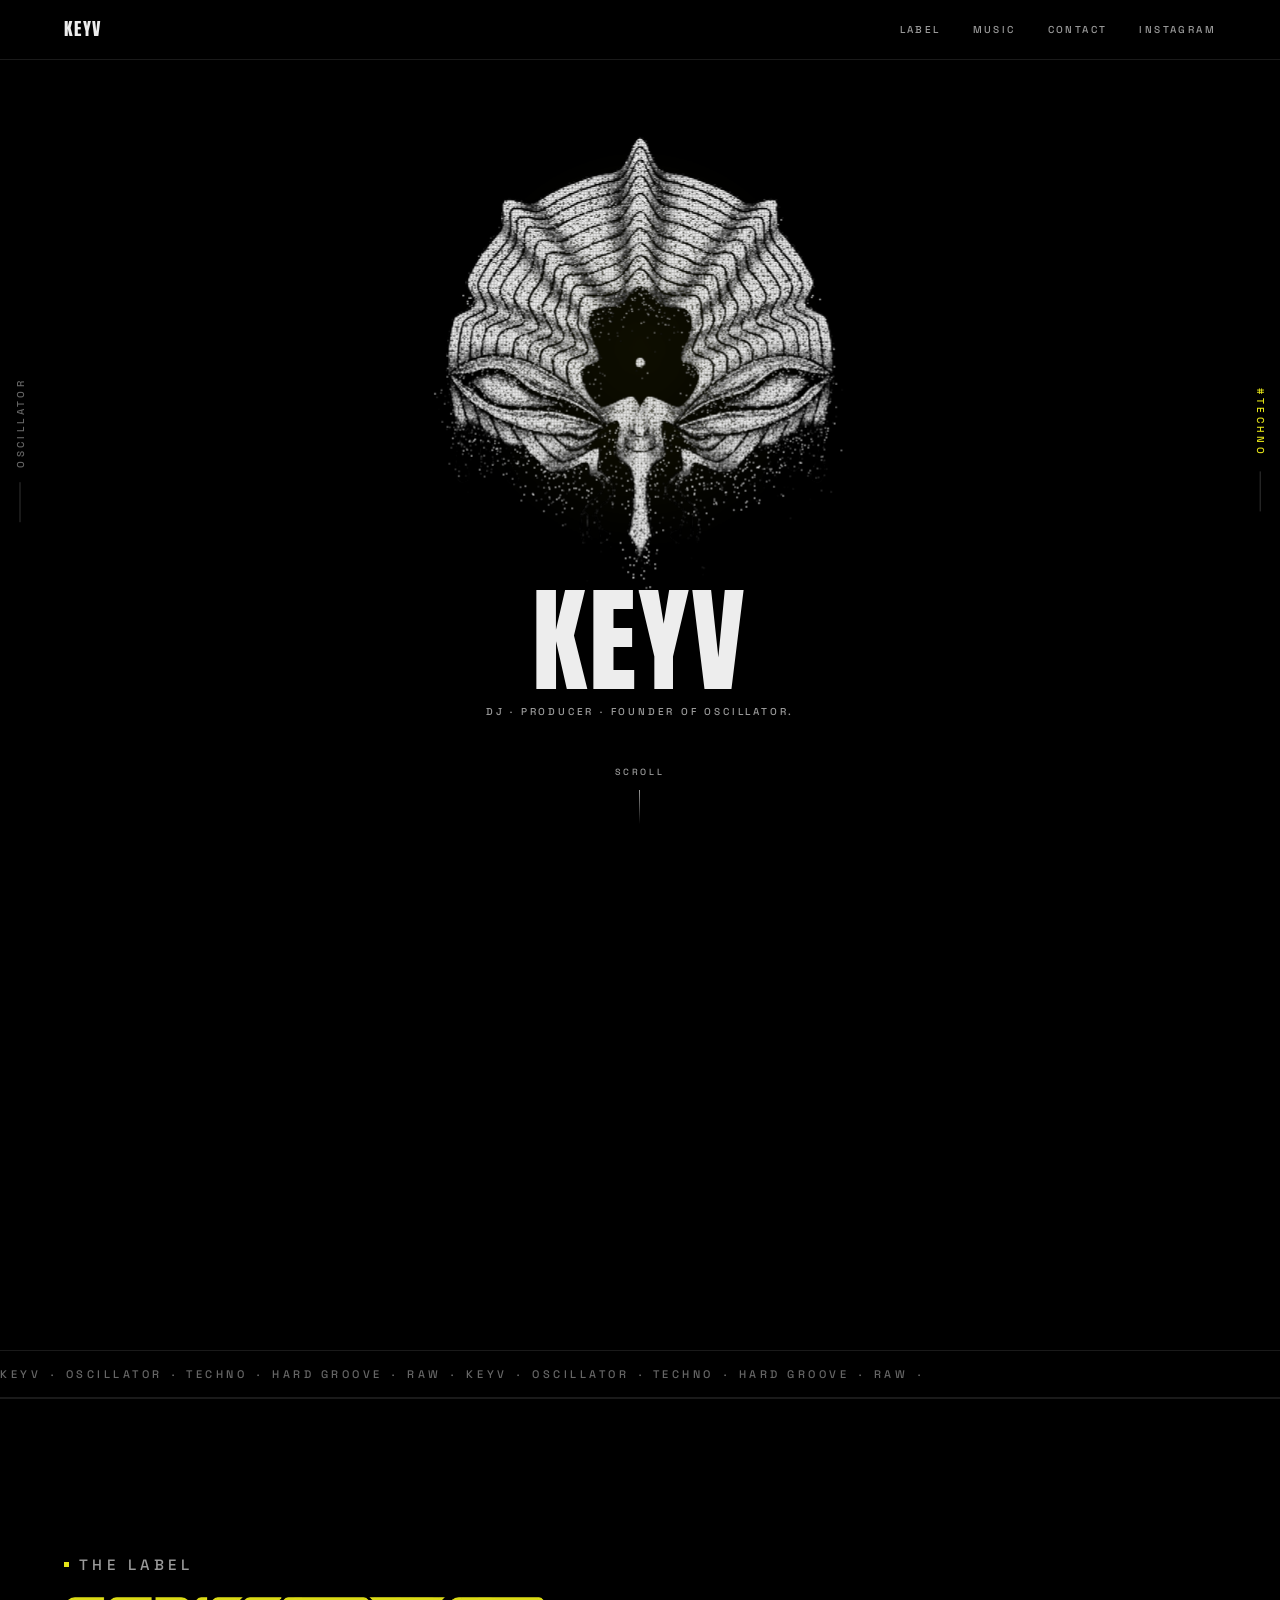
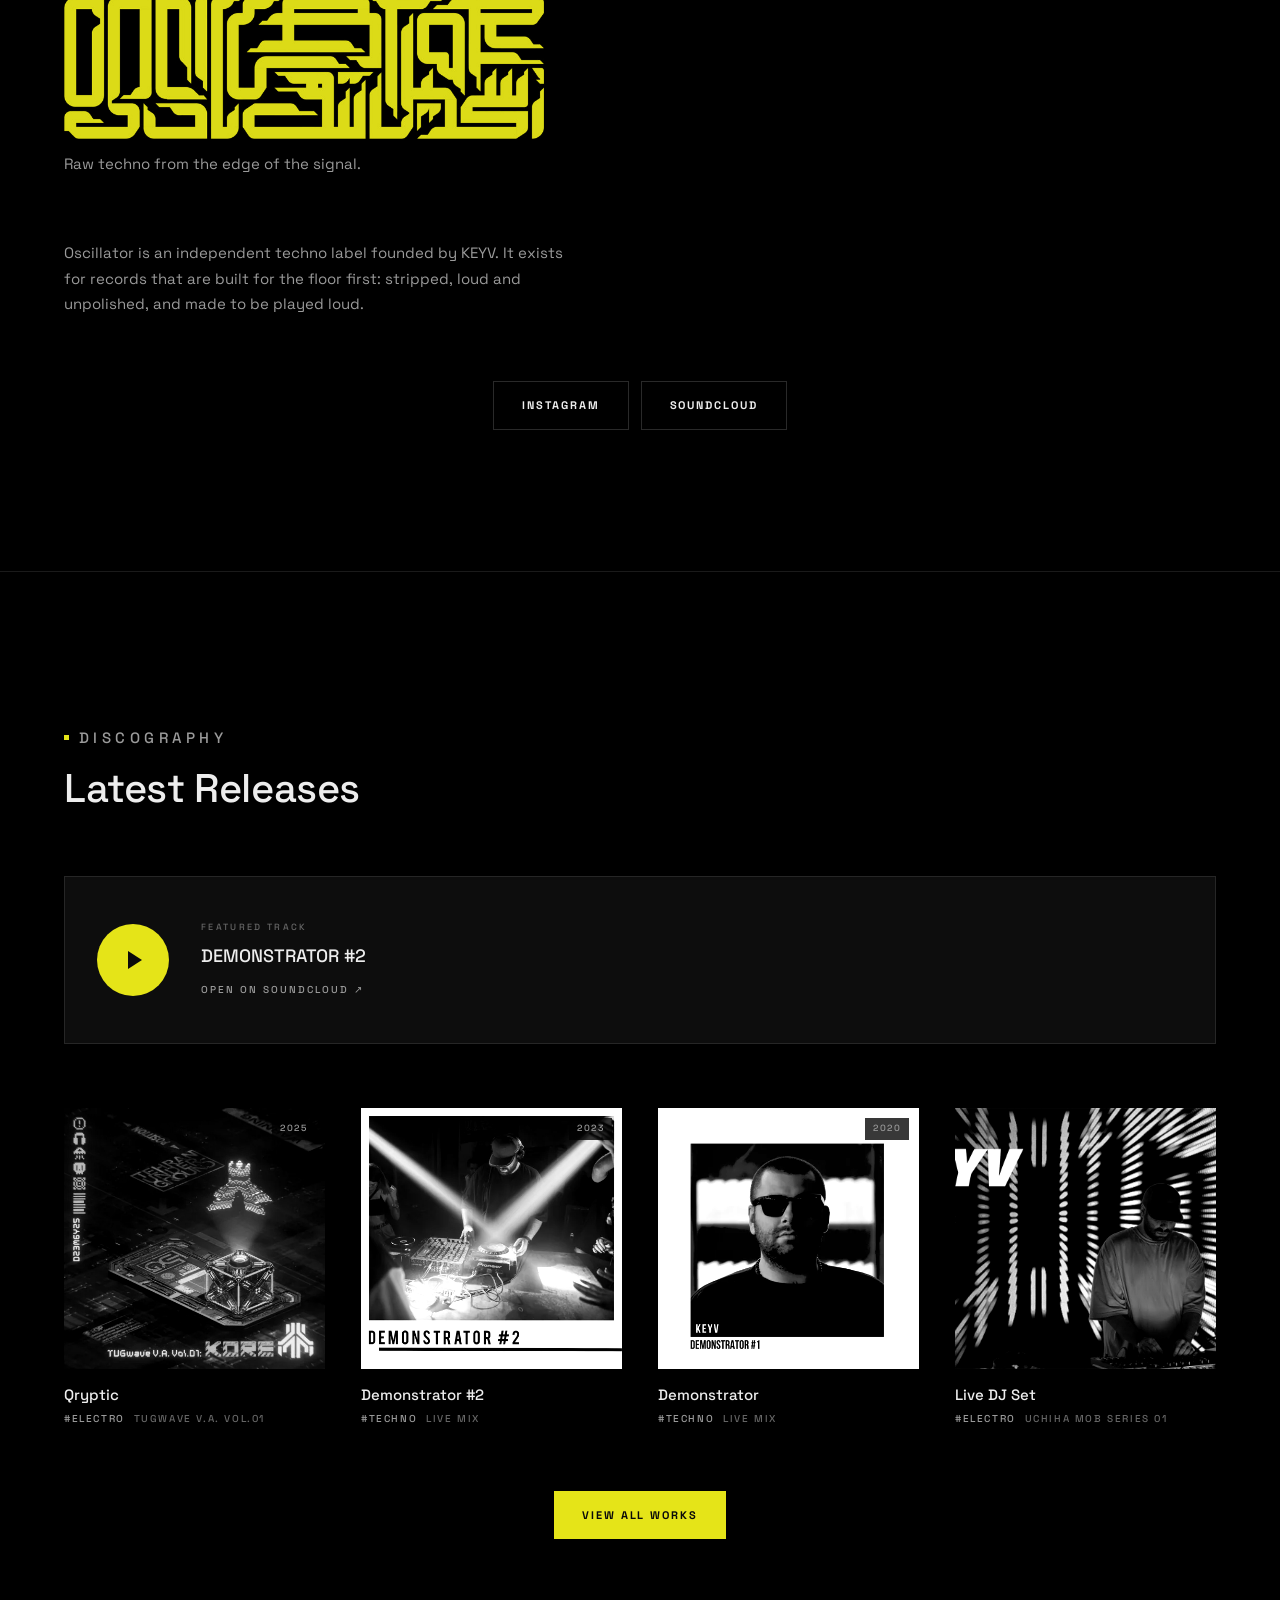
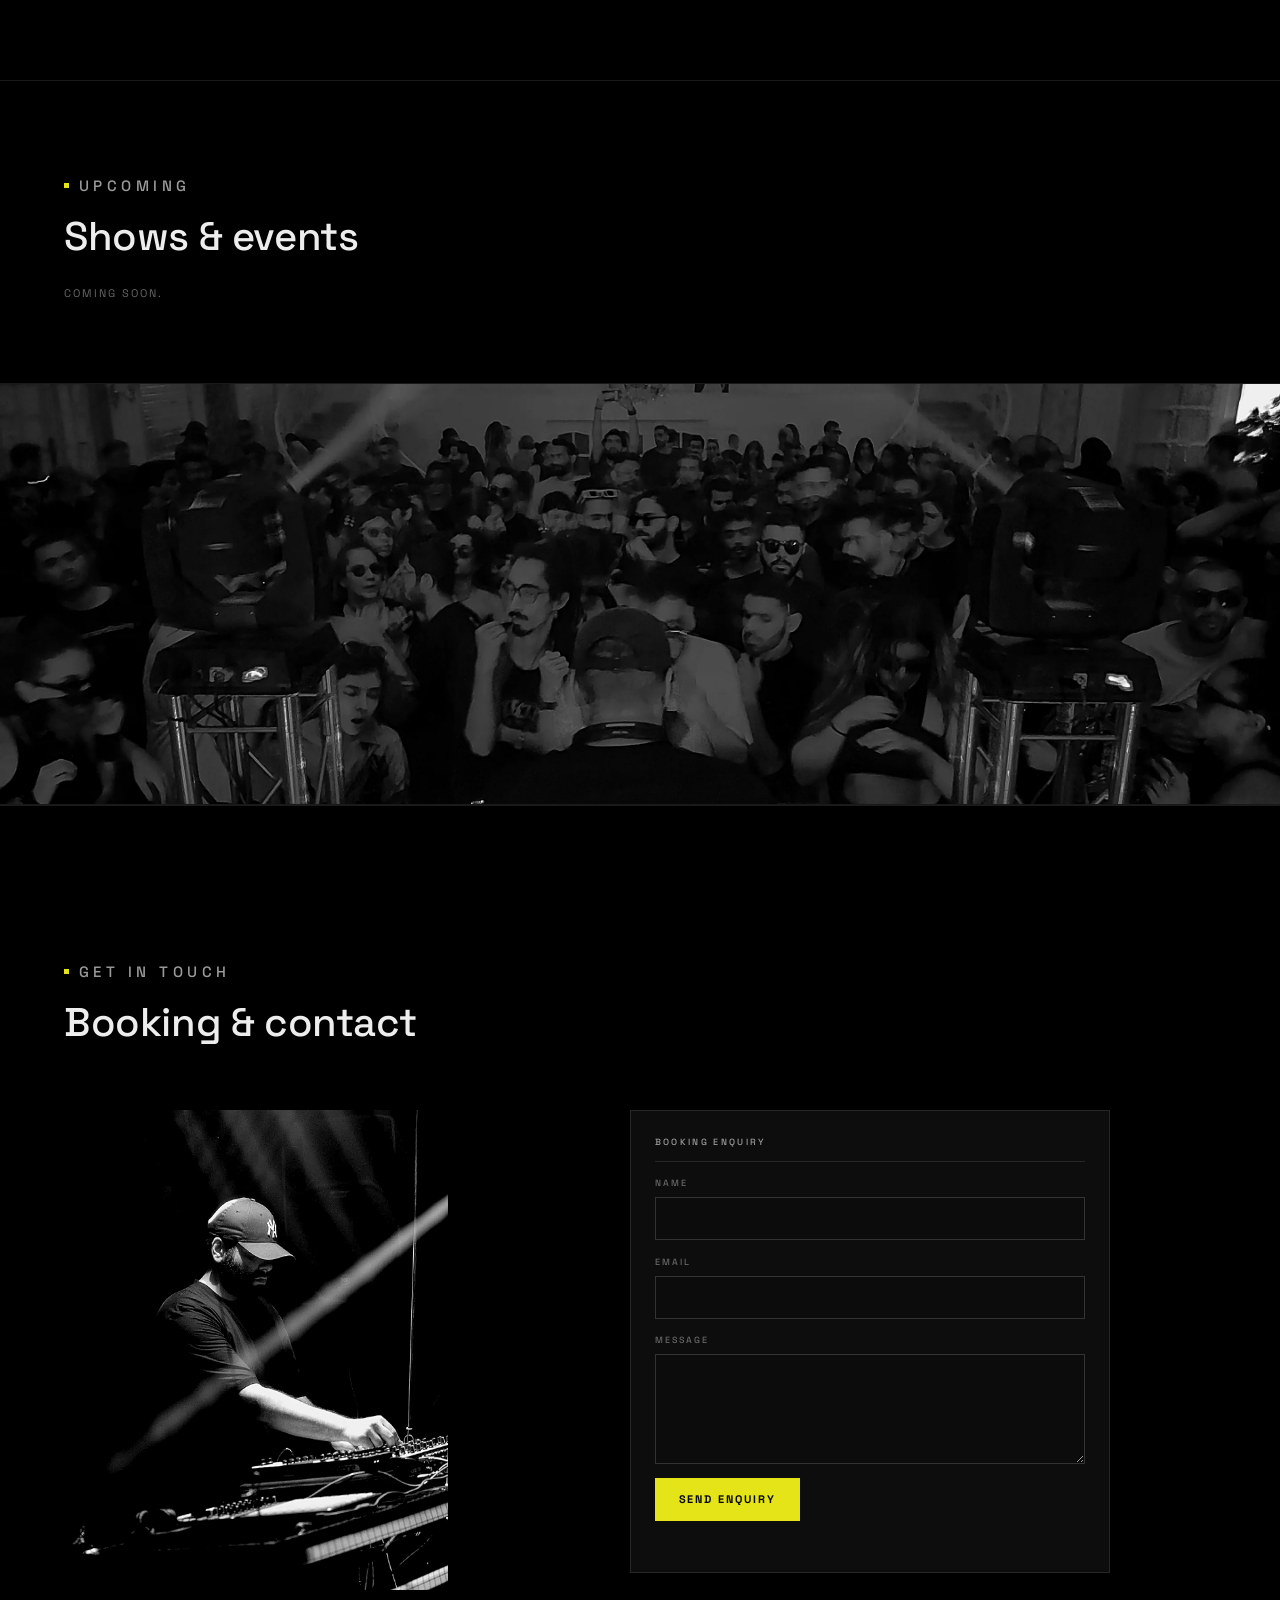
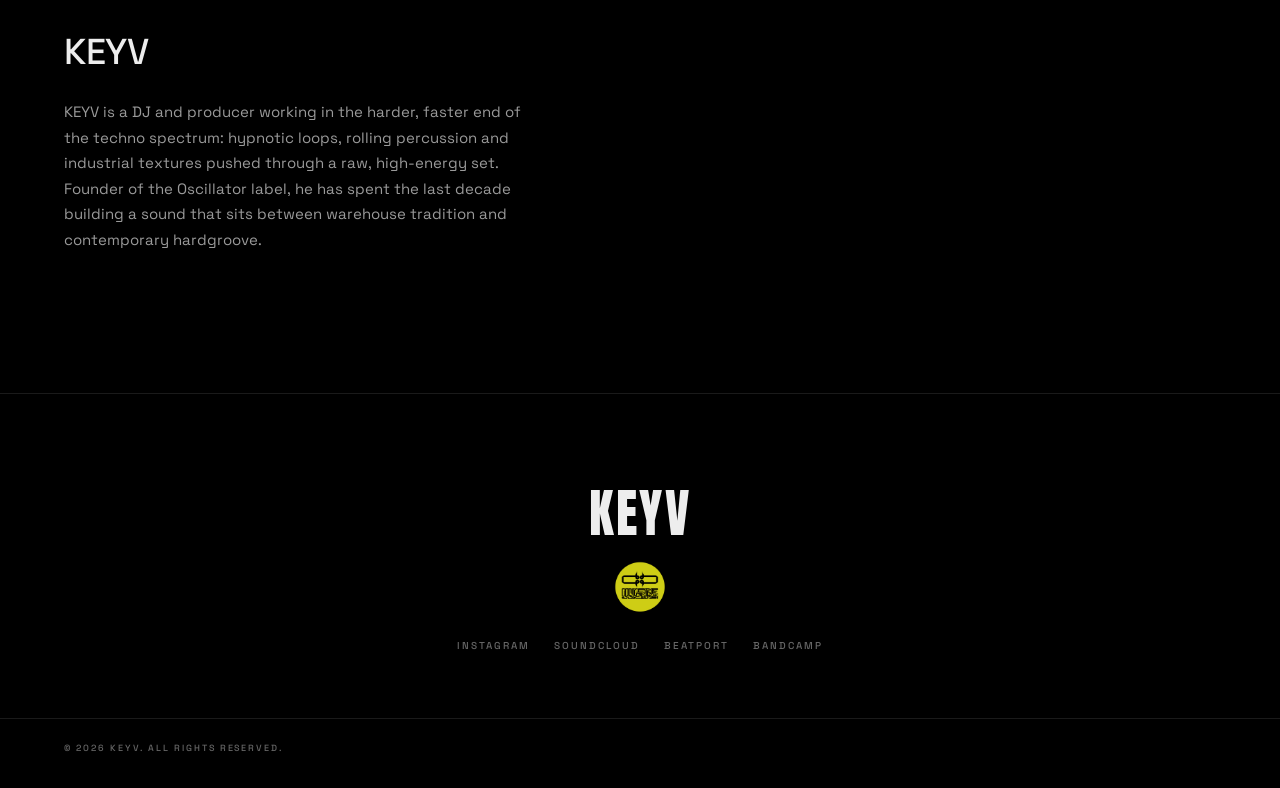
<file: index.html>
<!DOCTYPE html>
<html lang="en">
<head>
<meta charset="utf-8">
<meta name="viewport" content="width=device-width, initial-scale=1">
<title>KEYV · Techno DJ &amp; Producer</title>
<meta name="description" content="KEYV, techno DJ and producer, founder of the Oscillator label. Releases, mixes and booking.">
<meta name="theme-color" content="#000000">

<meta property="og:type" content="website">
<meta property="og:title" content="KEYV · Techno DJ &amp; Producer">
<meta property="og:description" content="Raw techno. Releases, mixes and booking.">
<meta property="og:image" content="img/hero-phone.webp">

<link rel="icon" href="favicon.ico" sizes="16x16 32x32 48x48">
<link rel="icon" type="image/png" href="img/favicon.png" sizes="64x64">
<link rel="apple-touch-icon" href="img/apple-touch-icon.png">

<!-- fonts are self-hosted: no third-party connection on the critical path,
     and no dependency on Google Fonts being reachable -->
<link rel="preload" as="font" type="font/woff2" href="assets/fonts/anton-latin.woff2" crossorigin>
<link rel="preload" as="font" type="font/woff2" href="assets/fonts/spacegrotesk-latin.woff2" crossorigin>

<link rel="stylesheet" href="assets/css/style.css?v=180d77b4">
</head>

<body>

<a class="skip-link" href="#oscillator">Skip to content</a>

<!-- ══ NAV ══════════════════════════════════════════════════════════ -->
<header class="nav" id="nav">
  <a class="nav__mark" href="#hero" aria-label="KEYV, top">KEYV</a>
  <div class="nav__end">
    <nav class="nav__links" aria-label="Primary">
      <a href="#oscillator">Label</a>
      <a href="#music">Music</a>
      <a href="#booking">Contact</a>
    </nav>
    <ul class="nav__platforms" id="nav-platforms" aria-label="Social links"></ul>
  </div>
</header>

<main>

  <!-- ══ 1 · HERO ═══════════════════════════════════════════════════
       White line-art on transparent over pure black. hero-dissolve.js
       samples it into thousands of particles that break into droplets and
       fall away as you scroll down, and reassemble as you scroll back.
       Static image (no canvas) under prefers-reduced-motion. -->
  <section id="hero" class="hero" aria-label="Intro">
    <!-- the stage pins to the viewport while the section scrolls past it,
         so the dissolve plays out in place instead of sliding away -->
    <div class="hero__stage" id="hero-stage">

      <!-- metadata anchored to the edges: fills the wide black margins and
           breaks the centred stack, the way a record sleeve is laid out -->
      <p class="hero__meta hero__meta--left">
        <span class="hero__meta-rule" aria-hidden="true"></span>
        <span data-config="label.name">Oscillator</span>
      </p>
      <p class="hero__meta hero__meta--right">
        <span class="hero__meta-rule" aria-hidden="true"></span>
        <em data-config="artist.genreTag">#techno</em>
      </p>

      <!-- phones have no room for the rotated edge labels, so the genre tag
           sits above the artwork there instead -->
      <p class="hero__tag">
        <em data-config="artist.genreTag">#techno</em>
      </p>

      <figure class="hero__art">
        <img class="hero__art-img" src="img/hero-art.webp" alt=""
             width="1092" height="1192" fetchpriority="high" decoding="async">
      </figure>

      <div class="hero__content">
        <h1 class="hero__mark" data-config="artist.wordmark">KEYV</h1>
        <p class="hero__sub" data-config="artist.bioShort">DJ · Producer · Founder of Oscillator.</p>
      </div>

      <a class="hero__cue" href="#oscillator" aria-label="Scroll down">
        <span>SCROLL</span>
        <span class="hero__cue-line" aria-hidden="true"></span>
      </a>
    </div>
  </section>

  <!-- ticker — the one moving element on the page -->
  <div class="ticker" aria-hidden="true">
    <div class="ticker__track">
      <span>KEYV&ensp;·&ensp;OSCILLATOR&ensp;·&ensp;TECHNO&ensp;·&ensp;HARD&nbsp;GROOVE&ensp;·&ensp;RAW&ensp;·&ensp;</span><span>KEYV&ensp;·&ensp;OSCILLATOR&ensp;·&ensp;TECHNO&ensp;·&ensp;HARD&nbsp;GROOVE&ensp;·&ensp;RAW&ensp;·&ensp;</span>
    </div>
  </div>

  <!-- ══ 2 · LABEL ══════════════════════════════════════════════════ -->
  <section id="oscillator" class="section oscillator" aria-labelledby="label-title">
    <div class="wrap">
      <header class="section-head reveal">
        <p class="tag-label">The Label</p>
        <h2 class="oscillator__title" id="label-title">
          <img class="oscillator__wordmark" id="label-wordmark" src="img/oscillator-wordmark.webp"
               alt="Oscillator" width="817" height="241" loading="lazy" decoding="async">
        </h2>
        <p data-config="label.tagline"></p>
      </header>

      <p class="oscillator__desc reveal" data-config="label.description"></p>

      <div class="oscillator__links reveal" id="label-links"></div>
    </div>
  </section>

  <!-- ══ 3 · MUSIC ══════════════════════════════════════════════════ -->
  <section id="music" class="section music" aria-labelledby="music-title">
    <div class="wrap">
      <header class="section-head reveal">
        <p class="tag-label">Discography</p>
        <h2 id="music-title">Latest Releases</h2>
      </header>

      <div class="player reveal">
        <div class="player__frame" id="featured-player"></div>
      </div>

      <div class="grid--releases" id="release-grid"></div>

      <div class="music__more reveal">
        <a class="btn" href="releases.html">View all works</a>
      </div>
    </div>
  </section>

  <!-- ══ 4 · SHOWS ══════════════════════════════════════════════════ -->
  <section id="shows" class="section shows" aria-labelledby="shows-title">
    <div class="wrap">
      <header class="section-head reveal">
        <p class="tag-label">Upcoming</p>
        <h2 id="shows-title">Shows &amp; events</h2>
      </header>
      <ul class="events" id="event-list"></ul>
    </div>
  </section>

  <!-- full-bleed photo break, so the long black scroll has a beat -->
  <figure class="band">
    <img src="img/band-crowd.webp" alt="KEYV playing to a crowd"
         width="2880" height="1440" loading="lazy" decoding="async">
  </figure>

  <!-- ══ 5 · CONTACT ════════════════════════════════════════════════ -->
  <section id="booking" class="section booking" aria-labelledby="booking-title">
    <div class="wrap">
      <header class="section-head reveal">
        <p class="tag-label">Get in touch</p>
        <h2 id="booking-title">Booking &amp; contact</h2>
      </header>

      <div class="booking__grid">
        <div class="booking__intro">
          <figure class="booking__portrait reveal">
            <img data-config-src="artist.portrait" src="img/bio.webp" alt="Portrait of KEYV" loading="lazy" decoding="async">
          </figure>
          <h3 class="booking__name reveal" id="bio-title" data-config="artist.name">KEYV</h3>
          <p class="bio-text reveal" data-config="artist.bio"></p>
        </div>

        <form class="form reveal" id="booking-form" novalidate>
          <p class="form__title">Booking enquiry</p>
          <div class="field">
            <label for="f-name">Name</label>
            <input id="f-name" name="name" type="text" autocomplete="name" required>
          </div>
          <div class="field">
            <label for="f-email">Email</label>
            <input id="f-email" name="email" type="email" autocomplete="email" required>
          </div>
          <div class="field">
            <label for="f-message">Message</label>
            <textarea id="f-message" name="message" rows="4" required></textarea>
          </div>
          <button class="btn" type="submit" id="form-submit">Send enquiry</button>
          <p class="form__status" id="form-status" role="status" aria-live="polite"></p>
        </form>
      </div>
    </div>
  </section>

</main>

<!-- ══ FOOTER ═══════════════════════════════════════════════════════ -->
<footer id="footer" class="footer">
  <div class="wrap footer__grid">
    <p class="footer__mark" data-config="artist.wordmark">KEYV</p>
    <img class="footer__stamp" id="footer-stamp" src="img/oscillator-logo.webp"
         alt="Oscillator" width="600" height="600" loading="lazy" decoding="async">
    <ul class="socials socials--footer" id="footer-socials"></ul>
  </div>
  <div class="wrap footer__credit">
    <span data-config="credit">© KEYV</span>
  </div>
</footer>

<!-- GSAP + ScrollTrigger, served from this origin (deferred — main.js falls
     back to an IntersectionObserver reveal if they ever fail to load) -->
<script defer src="assets/vendor/gsap.min.js?v=2d26f4c0"></script>
<script defer src="assets/vendor/ScrollTrigger.min.js?v=489bcf6d"></script>

<script src="assets/js/config.js?v=90158837"></script>
<script defer src="assets/js/main.js?v=5ed4b698"></script>
<script defer src="assets/js/hero-dissolve.js?v=f2055923"></script>
</body>
</html>
</file>
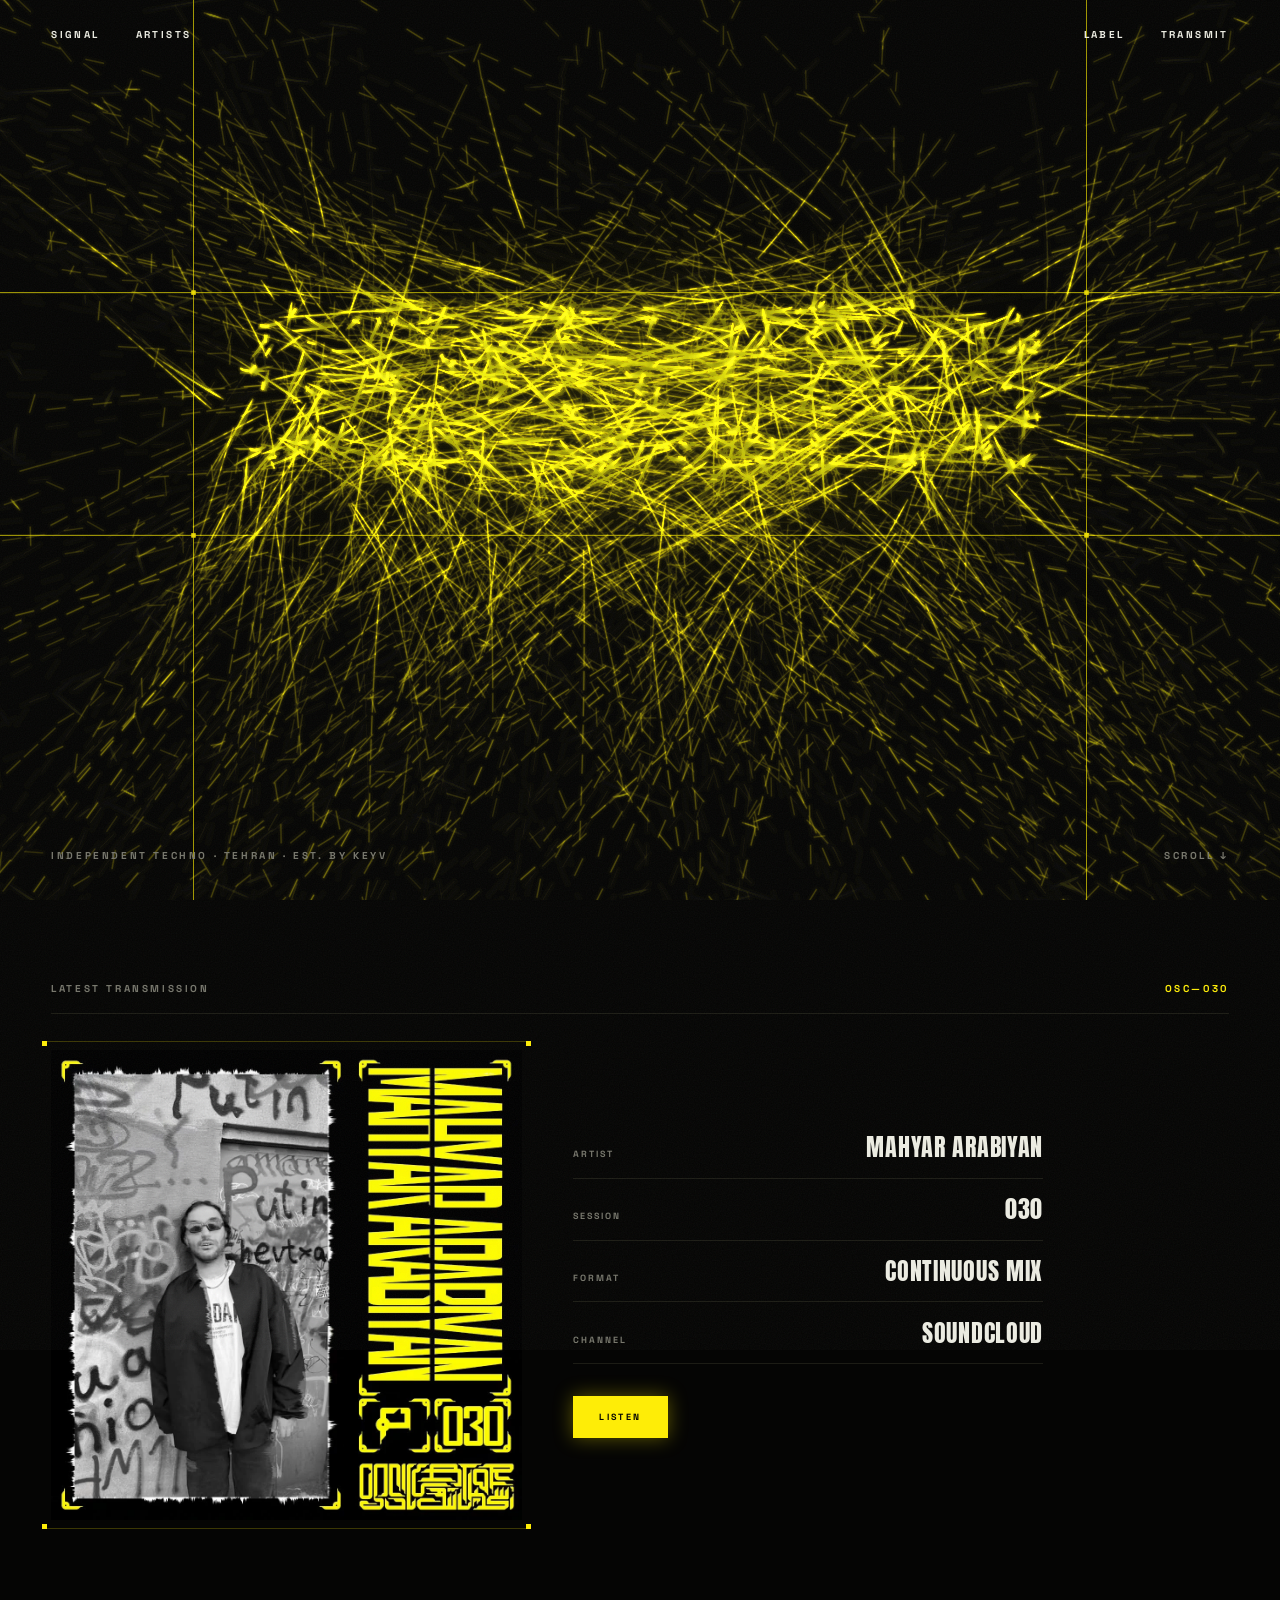
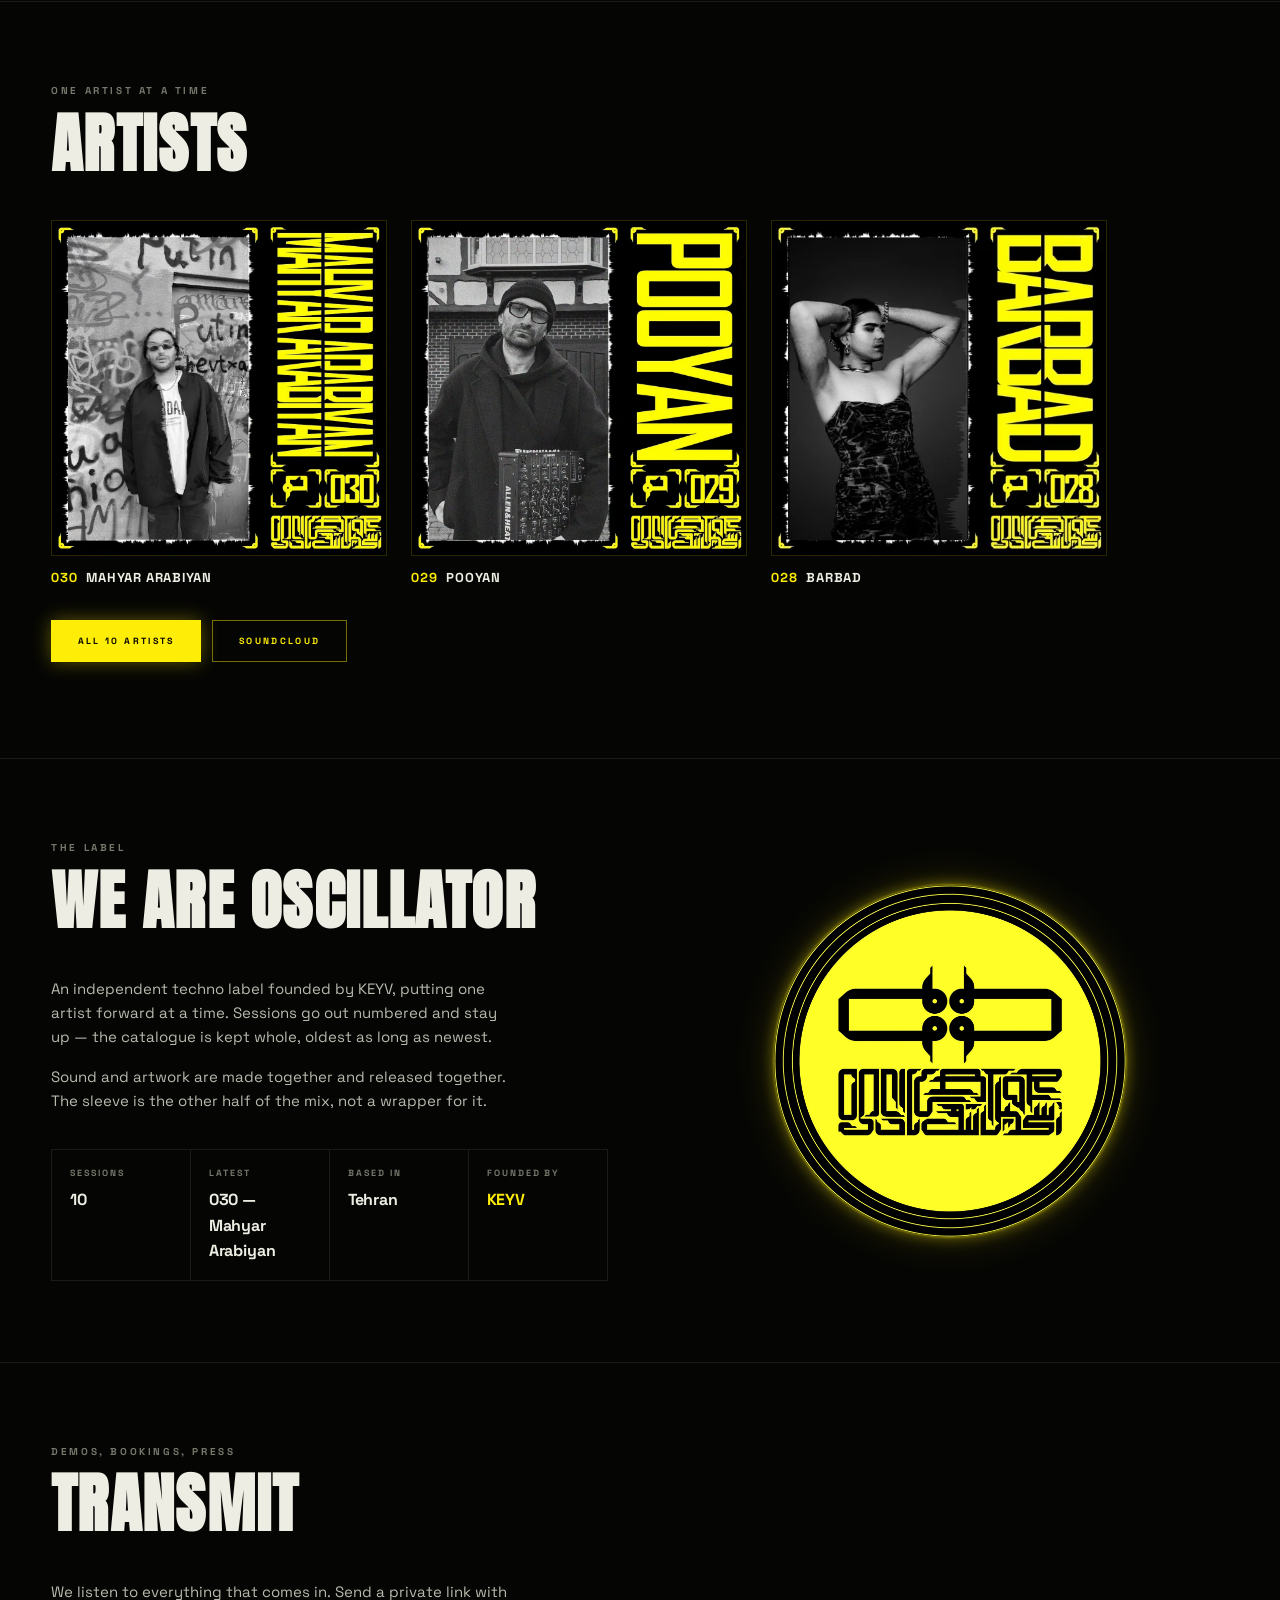
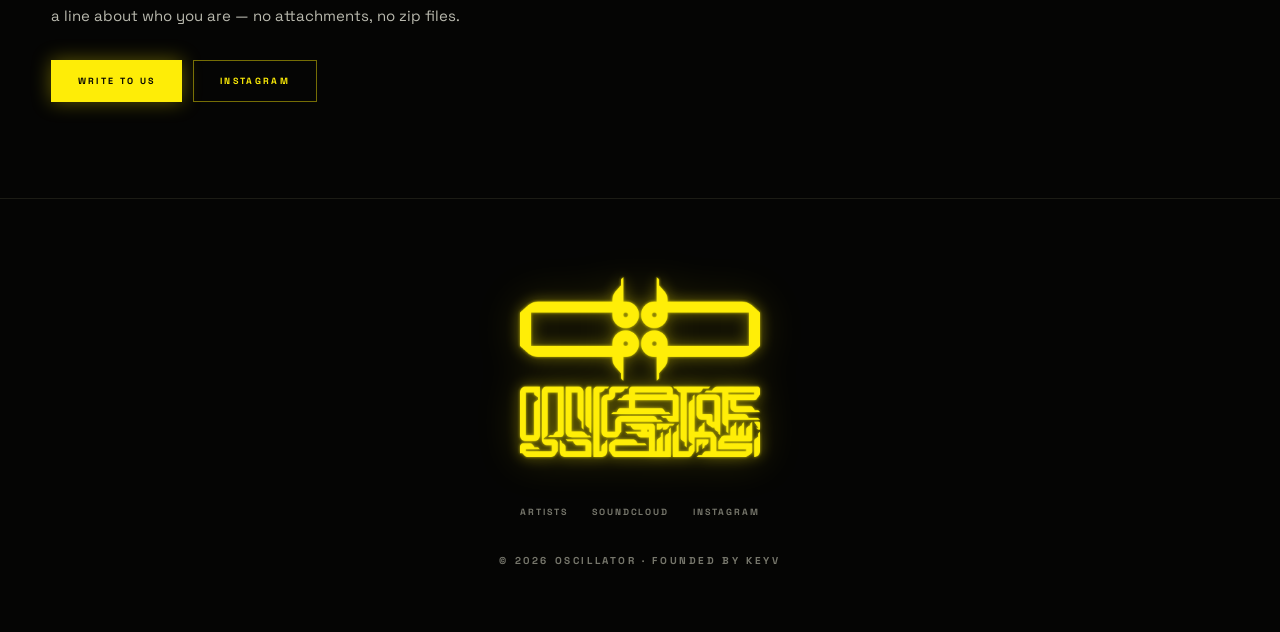
<file: oscillator/index.html>
<!DOCTYPE html>
<html lang="en">
<head>
<meta charset="utf-8">
<meta name="viewport" content="width=device-width, initial-scale=1">

<!-- Asset URLs here are page-relative, which is what will let these files
     serve from the root of a subdomain later. The host answers /oscillator
     (no trailing slash) with a 200 instead of redirecting, and the browser
     would then resolve those URLs against the site root and pull in the
     KEYV stylesheet instead of this one. Restoring the slash before the
     parser reaches the first <link> prevents that. On a subdomain the
     pathname is "/" and this does nothing. -->
<script>
  if (location.pathname === '/oscillator') {
    location.replace('/oscillator/' + location.search + location.hash);
  }
</script>

<title>Oscillator · Techno Label</title>
<meta name="description" content="We are Oscillator — an independent techno label from Tehran. One artist at a time, numbered and kept in order.">
<meta name="theme-color" content="#050504">

<meta property="og:type" content="website">
<meta property="og:title" content="Oscillator · Techno Label">
<meta property="og:description" content="We are Oscillator. One artist at a time, numbered and kept in order.">
<meta property="og:image" content="img/disc.webp">

<link rel="icon" href="../favicon.ico" sizes="16x16 32x32 48x48">
<link rel="apple-touch-icon" href="img/apple-touch-icon.png">

<link rel="preload" as="font" type="font/woff2" href="../assets/fonts/anton-latin.woff2" crossorigin>
<link rel="preload" as="font" type="font/woff2" href="../assets/fonts/spacegrotesk-latin.woff2" crossorigin>

<link rel="stylesheet" href="assets/css/style.css?v=d19bbf64">
</head>

<body class="is-in">

<!-- the reel cuts the whole frame to its inverse twice on the way in -->
<span class="flash" aria-hidden="true"></span>

<!-- The lines that write the name, and the field they become once the
     page moves on. See assets/js/scope.js. -->
<canvas class="scope" id="scope" aria-hidden="true"></canvas>

<a class="skip-link" href="#signal">Skip to the latest session</a>

<!-- ══ THE FIRST SCREEN ═══════════════════════════════════════════════
     No mark on it. The name is written by the lines themselves — a
     field of lit strokes that gather at the centre and settle into the
     word, and let go again once the page moves on. See scope.js. -->
<header class="hero" id="top">
  <nav class="hero__nav" aria-label="Primary">
    <span class="hero__set">
      <a href="#signal">Signal</a>
      <a href="#artists">Artists</a>
    </span>
    <span class="hero__set">
      <a href="#label">Label</a>
      <a href="#transmit">Transmit</a>
    </span>
  </nav>

  <h1 class="sr-only">Oscillator — independent techno label, Tehran</h1>

  <div class="hero__foot">
    <p class="tag">Independent techno · Tehran · Est. by KEYV</p>
    <p class="tag"><a href="#signal">Scroll <span aria-hidden="true">↓</span></a></p>
  </div>
</header>

<main>

  <!-- ══ SIGNAL — the newest session, as a spec sheet ═════════════════ -->
  <section class="sect" id="signal" aria-labelledby="signal-title">
    <div class="strip">
      <p class="tag">Latest transmission</p>
      <p class="tag tag--acid" id="strip-no">OSC—030</p>
    </div>

    <div class="signal">
      <figure class="signal__shot">
        <span class="nodes" aria-hidden="true"></span>
        <img id="signal-shot" src="img/covers/030.webp" alt=""
             width="1100" height="1100" decoding="async">
      </figure>

      <div>
        <h2 class="sr-only" id="signal-title">The latest session</h2>
        <dl class="spec">
          <div><dt>Artist</dt><dd id="spec-artist">—</dd></div>
          <div><dt>Session</dt><dd id="spec-number">—</dd></div>
          <div><dt>Format</dt><dd>Continuous mix</dd></div>
          <div><dt>Channel</dt><dd>SoundCloud</dd></div>
        </dl>
        <p class="actions">
          <a class="btn btn--acid" id="signal-link" href="https://soundcloud.com/oscillatorr" target="_blank" rel="noopener">Listen</a>
        </p>
      </div>
    </div>
  </section>

  <!-- ══ ARTISTS ══════════════════════════════════════════════════════
       An artist and their session are one entry — there is no separate
       archive. Three here, the rest on artists.html. -->
  <section class="sect" id="artists" aria-labelledby="artists-title">
    <div class="head">
      <p class="tag">One artist at a time</p>
      <h2 id="artists-title">Artists</h2>
    </div>

    <ol class="tiles" id="tiles"></ol>

    <p class="actions">
      <a class="btn btn--acid" href="artists.html">All <span id="all-count">10</span> artists</a>
      <a class="btn" href="https://soundcloud.com/oscillatorr" target="_blank" rel="noopener">SoundCloud</a>
    </p>
  </section>

  <!-- ══ THE LABEL ════════════════════════════════════════════════════ -->
  <section class="sect" id="label" aria-labelledby="label-title">
    <div class="about">
      <div>
        <div class="head">
          <p class="tag">The label</p>
          <h2 id="label-title">We are Oscillator</h2>
        </div>
        <div class="prose">
          <p>
            An independent techno label founded by KEYV, putting one
            artist forward at a time. Sessions go out numbered and stay
            up — the catalogue is kept whole, oldest as long as newest.
          </p>
          <p>
            Sound and artwork are made together and released together.
            The sleeve is the other half of the mix, not a wrapper for it.
          </p>
        </div>

        <dl class="facts">
          <div><dt>Sessions</dt><dd id="fact-count">—</dd></div>
          <div><dt>Latest</dt><dd id="fact-latest">—</dd></div>
          <div><dt>Based in</dt><dd>Tehran</dd></div>
          <div><dt>Founded by</dt><dd><a href="https://keyvdj.com/">KEYV</a></dd></div>
        </dl>
      </div>

      <figure class="about__disc glow">
        <img src="img/disc.webp" alt="" width="1400" height="1400" loading="lazy" decoding="async">
      </figure>
    </div>
  </section>

  <!-- ══ TRANSMIT — demos, bookings, press ════════════════════════════ -->
  <section class="sect" id="transmit" aria-labelledby="transmit-title">
    <div class="head">
      <p class="tag">Demos, bookings, press</p>
      <h2 id="transmit-title">Transmit</h2>
    </div>
    <div class="prose">
      <p>
        We listen to everything that comes in. Send a private link with a
        line about who you are — no attachments, no zip files.
      </p>
    </div>
    <p class="actions">
      <button class="btn btn--acid" type="button" id="contact-open">Write to us</button>
      <a class="btn" href="https://www.instagram.com/oscillator__" target="_blank" rel="noopener">Instagram</a>
    </p>
  </section>

</main>

<footer class="foot">
  <div class="foot__in">
    <p class="foot__mark glow">
      <img src="img/lockup.webp" alt="Oscillator" width="1400" height="1052" loading="lazy" decoding="async">
    </p>
    <p class="foot__set">
      <a href="artists.html">Artists</a>
      <a href="https://soundcloud.com/oscillatorr" target="_blank" rel="noopener">SoundCloud</a>
      <a href="https://www.instagram.com/oscillator__" target="_blank" rel="noopener">Instagram</a>
    </p>
    <p class="tag">© <span id="year">2026</span> Oscillator · Founded by <a href="https://keyvdj.com/">KEYV</a></p>
  </div>
</footer>

<dialog class="modal" id="contact-modal" aria-labelledby="modal-title">
  <form class="modal__in" id="contact-form" novalidate>
    <div class="modal__head">
      <h2 id="modal-title">Get in touch</h2>
      <button class="modal__x" type="button" id="contact-close" aria-label="Close">&times;</button>
    </div>

    <label class="field">
      <span>Name</span>
      <input type="text" name="name" autocomplete="name" required>
    </label>
    <label class="field">
      <span>Email</span>
      <input type="email" name="email" autocomplete="email" required>
    </label>
    <label class="field">
      <span>Message</span>
      <textarea name="message" rows="5" required placeholder="Demo link, booking, press…"></textarea>
    </label>

    <button class="btn btn--acid" type="submit">Send</button>
    <p class="modal__note" id="contact-note" role="status" aria-live="polite"></p>
  </form>
</dialog>

<script defer src="assets/js/scope.js?v=fb554329"></script>
<script src="assets/js/artists.js?v=9cd33205"></script>
<script src="assets/js/info.js?v=55f4d261"></script>
<script defer src="assets/js/main.js?v=cd7a3807"></script>
</body>
</html>
</file>
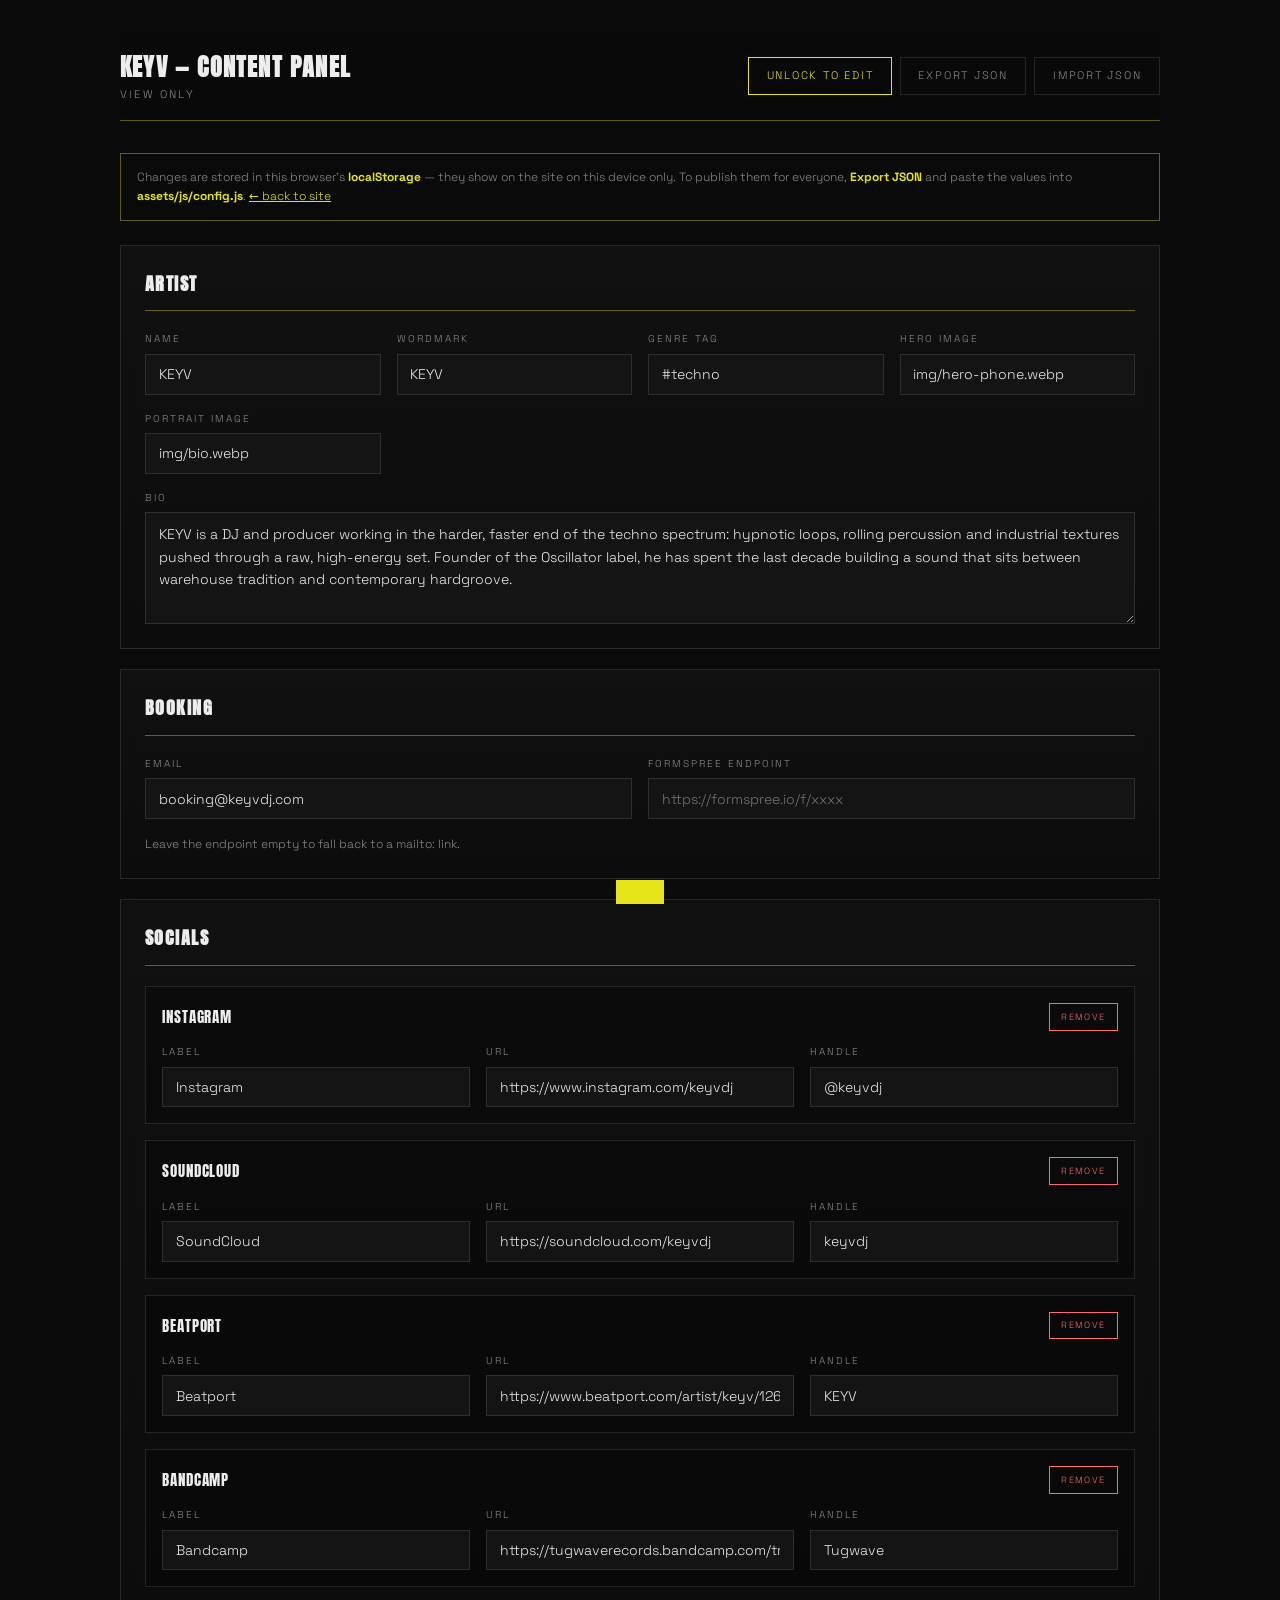
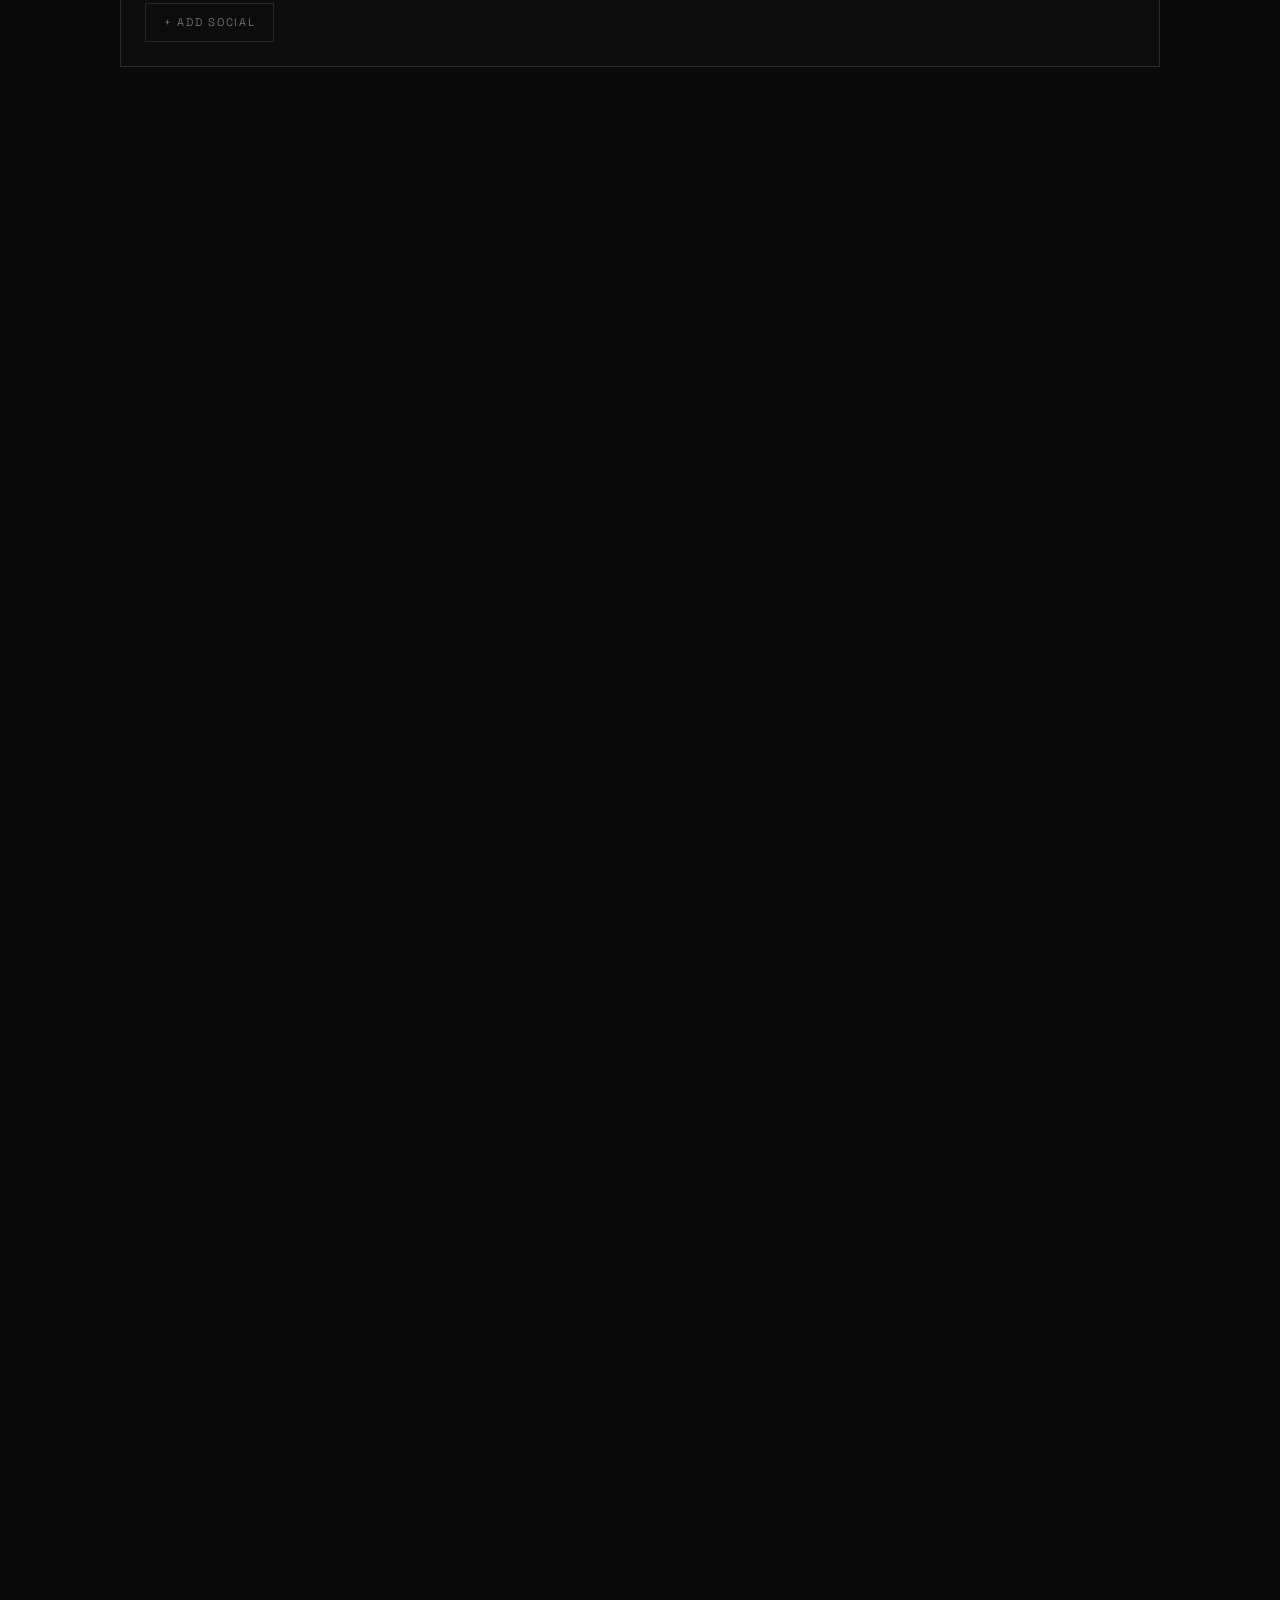
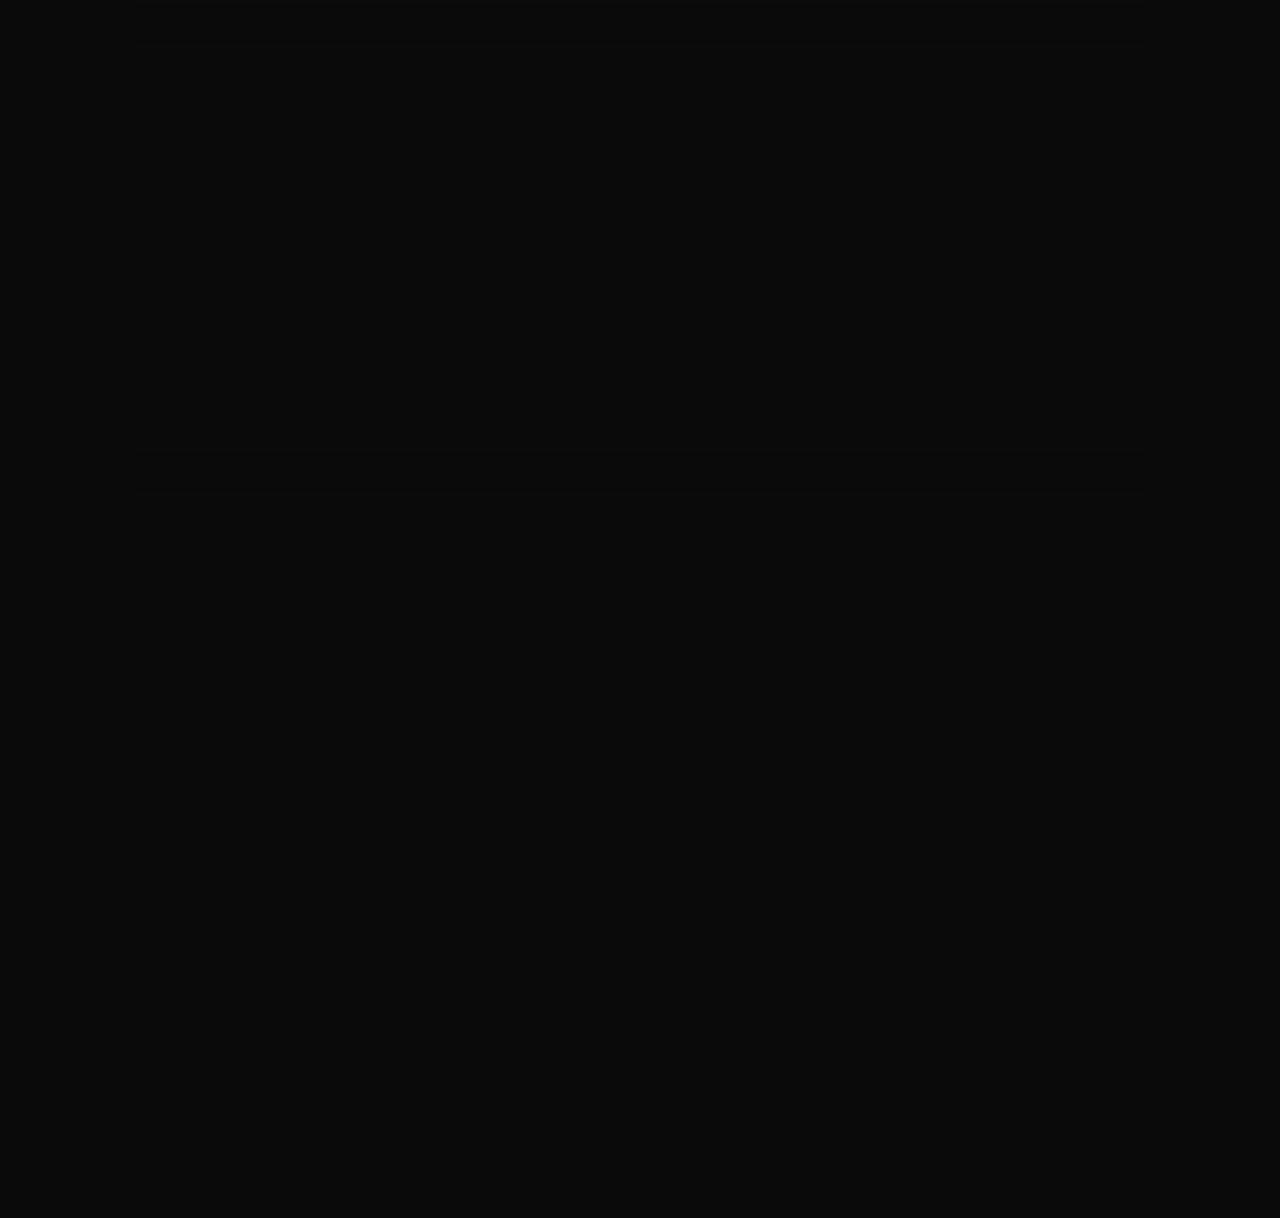
<file: admin.html>
<!DOCTYPE html>
<html lang="en">
<head>
<meta charset="utf-8">
<meta name="viewport" content="width=device-width, initial-scale=1">
<meta name="robots" content="noindex, nofollow">
<title>KEYV — Content Panel</title>
<link rel="icon" type="image/png" href="img/favicon.png">
<style>
@font-face{font-family:'Anton';font-weight:400;font-display:swap;src:url('assets/fonts/anton-latin.woff2') format('woff2')}
@font-face{font-family:'Space Grotesk';font-weight:300 700;font-display:swap;src:url('assets/fonts/spacegrotesk-latin.woff2') format('woff2')}
:root{
  --bg:#0A0A0A; --surface:#141414; --text:#EDEDED; --muted:#8A8A8A;
  --accent:#E5E418; --line:rgba(229,228,24,.4); --hairline:rgba(237,237,237,.12);
  --font-display:'Anton',Impact,sans-serif; --font-body:'Space Grotesk',system-ui,sans-serif;
}
*,*::before,*::after{box-sizing:border-box}
body{margin:0;background:var(--bg);color:var(--text);font-family:var(--font-body);font-weight:300;line-height:1.6}
a{color:var(--accent)}
h1,h2,h3,p{margin:0}
::selection{background:var(--accent);color:#000}
:focus-visible{outline:2px solid var(--accent);outline-offset:2px}

.shell{max-width:1080px;margin:0 auto;padding:2rem 1.25rem 6rem}

.top{position:sticky;top:0;z-index:10;display:flex;flex-wrap:wrap;gap:1rem;align-items:center;justify-content:space-between;
  padding:1rem 0;margin-bottom:2rem;background:rgba(10,10,10,.85);backdrop-filter:blur(12px);border-bottom:1px solid var(--line)}
.top h1{font-family:var(--font-display);font-size:1.5rem;letter-spacing:.05em;text-transform:uppercase}
.top .sub{color:var(--muted);font-size:.6875rem;letter-spacing:.2em;text-transform:uppercase}
.top__actions{display:flex;flex-wrap:wrap;gap:.5rem}

button{font:inherit;cursor:pointer;border-radius:0;background:transparent;color:var(--accent);
  border:1px solid var(--accent);padding:.6rem 1.1rem;font-size:.6875rem;letter-spacing:.16em;text-transform:uppercase;
  transition:background .25s ease,color .25s ease}
button:hover{background:var(--accent);color:#000}
button.ghost{border-color:var(--hairline);color:var(--muted)}
button.ghost:hover{background:var(--surface);color:var(--text)}
button.danger{border-color:#ff6b6b;color:#ff6b6b}
button.danger:hover{background:#ff6b6b;color:#000}
button.tiny{padding:.35rem .7rem;font-size:.5625rem}

.card{background:linear-gradient(180deg,rgba(255,255,255,.03),rgba(255,255,255,.01));
  border:1px solid var(--hairline);padding:1.5rem;margin-bottom:1.25rem;backdrop-filter:blur(6px)}
.card > h2{font-family:var(--font-display);font-size:1.125rem;letter-spacing:.08em;text-transform:uppercase;
  padding-bottom:.75rem;margin-bottom:1.25rem;border-bottom:1px solid var(--line)}
.card .hint{color:var(--muted);font-size:.75rem;margin:-.75rem 0 1.25rem}

.row{display:grid;gap:1rem;grid-template-columns:repeat(auto-fit,minmax(220px,1fr))}
label{display:flex;flex-direction:column;gap:.4rem;font-size:.625rem;letter-spacing:.2em;text-transform:uppercase;color:var(--muted)}
input,textarea,select{background:var(--surface);border:1px solid var(--hairline);border-radius:0;
  padding:.65rem .8rem;color:var(--text);font-size:.875rem;font-weight:300;width:100%;font-family:inherit}
input:focus,textarea:focus,select:focus{outline:none;border-color:var(--accent)}
input[type=color]{padding:.2rem;height:2.6rem;cursor:pointer}
textarea{resize:vertical;min-height:7rem;line-height:1.6}

.item{border:1px solid var(--hairline);padding:1rem;margin-bottom:1rem;background:rgba(0,0,0,.35)}
.item__head{display:flex;align-items:center;justify-content:space-between;gap:1rem;margin-bottom:.85rem}
.item__head strong{font-family:var(--font-display);font-size:.9375rem;letter-spacing:.06em;text-transform:uppercase;font-weight:400}
.item + .add{margin-top:.5rem}

.lock{max-width:420px;margin:12vh auto;text-align:center}
.lock h2{font-family:var(--font-display);font-size:2rem;text-transform:uppercase;margin-bottom:.5rem}
.lock p{color:var(--muted);font-size:.8125rem;margin-bottom:1.5rem}
.lock form{display:flex;gap:.5rem}

.toast{position:fixed;left:50%;bottom:2rem;transform:translate(-50%,150%);z-index:50;
  background:var(--accent);color:#000;padding:.75rem 1.5rem;font-size:.6875rem;letter-spacing:.16em;
  text-transform:uppercase;font-weight:500;transition:transform .35s cubic-bezier(.22,1,.36,1)}
.toast.show{transform:translate(-50%,0)}
.toast.err{background:#ff6b6b}

.notice{border:1px solid var(--line);padding:.85rem 1rem;font-size:.75rem;color:var(--muted);margin-bottom:1.5rem}
.notice strong{color:var(--accent)}
[hidden]{display:none !important}
</style>
</head>
<body>

<!-- ══ LOCK (edit mode only) ═════════════════════════════════════════ -->
<div class="lock" id="lock" hidden>
  <h2>Panel</h2>
  <p>The panel is read-only until you unlock it.</p>
  <form id="lock-form">
    <input type="password" id="lock-pass" placeholder="Password" autocomplete="current-password" aria-label="Password">
    <button type="submit">Unlock</button>
  </form>
</div>

<!-- ══ PANEL ════════════════════════════════════════════════════════ -->
<div class="shell" id="panel">

  <header class="top">
    <div>
      <h1>KEYV — Content Panel</h1>
      <p class="sub" id="mode-label">View only</p>
    </div>
    <div class="top__actions">
      <button type="button" id="btn-unlock">Unlock to edit</button>
      <button type="button" class="ghost" id="btn-export">Export JSON</button>
      <button type="button" class="ghost" id="btn-import">Import JSON</button>
      <button type="button" class="danger" id="btn-reset" hidden>Reset overrides</button>
      <button type="button" id="btn-save" hidden>Save</button>
      <input type="file" id="file-input" accept="application/json,.json" hidden>
    </div>
  </header>

  <p class="notice">
    Changes are stored in this browser&rsquo;s <strong>localStorage</strong> — they show on the site on this
    device only. To publish them for everyone, <strong>Export JSON</strong> and paste the values into
    <strong>assets/js/config.js</strong>.
    <a href="index.html">← back to site</a>
  </p>

  <section class="card">
    <h2>Artist</h2>
    <div class="row">
      <label>Name <input data-path="artist.name"></label>
      <label>Wordmark <input data-path="artist.wordmark"></label>
      <label>Genre tag <input data-path="artist.genreTag"></label>
      <label>Hero image <input data-path="artist.hero"></label>
      <label>Portrait image <input data-path="artist.portrait"></label>
    </div>
    <label style="margin-top:1rem">Bio <textarea data-path="artist.bio"></textarea></label>
  </section>

  <section class="card">
    <h2>Booking</h2>
    <div class="row">
      <label>Email <input data-path="booking.email" type="email"></label>
      <label>Formspree endpoint <input data-path="booking.formspreeEndpoint" placeholder="https://formspree.io/f/xxxx"></label>
    </div>
    <p class="hint" style="margin:1rem 0 0">Leave the endpoint empty to fall back to a mailto: link.</p>
  </section>

  <section class="card">
    <h2>Socials</h2>
    <div id="list-socials"></div>
    <button type="button" class="ghost add" data-add="socials">+ Add social</button>
  </section>

  <section class="card">
    <h2>Music</h2>
    <div class="row">
      <label>Featured SoundCloud URL <input data-path="featuredTrackUrl"></label>
      <label>Featured label <input data-path="featuredTrackTitle"></label>
    </div>
    <h3 style="margin:1.75rem 0 1rem;font-size:.6875rem;letter-spacing:.2em;text-transform:uppercase;color:var(--muted)">Releases</h3>
    <div id="list-releases"></div>
    <button type="button" class="ghost add" data-add="releases">+ Add release</button>

    <h3 style="margin:1.75rem 0 1rem;font-size:.6875rem;letter-spacing:.2em;text-transform:uppercase;color:var(--muted)">Available on</h3>
    <div id="list-platforms"></div>
    <button type="button" class="ghost add" data-add="platforms">+ Add platform</button>
  </section>

  <section class="card">
    <h2>Oscillator</h2>
    <div class="row">
      <label>Label name <input data-path="label.name"></label>
      <label>Tagline <input data-path="label.tagline"></label>
      <label>Link URL <input data-path="label.url"></label>
      <label>Link label <input data-path="label.linkLabel"></label>
    </div>
    <label style="margin-top:1rem">Description <textarea data-path="label.description"></textarea></label>
    <h3 style="margin:1.75rem 0 1rem;font-size:.6875rem;letter-spacing:.2em;text-transform:uppercase;color:var(--muted)">Roster</h3>
    <div id="list-roster"></div>
    <button type="button" class="ghost add" data-add="label.roster">+ Add artist</button>
  </section>

  <section class="card">
    <h2>Shows</h2>
    <div id="list-events"></div>
    <button type="button" class="ghost add" data-add="events">+ Add show</button>
  </section>

  <section class="card">
    <h2>Colors</h2>
    <div class="row">
      <label>Background <input data-path="colors.bg" type="color"></label>
      <label>Surface <input data-path="colors.surface" type="color"></label>
      <label>Text <input data-path="colors.text" type="color"></label>
      <label>Muted <input data-path="colors.muted" type="color"></label>
      <label>Accent <input data-path="colors.accent" type="color"></label>
    </div>
  </section>

  <section class="card">
    <h2>Footer</h2>
    <label>Credit line <input data-path="credit"></label>
  </section>

</div>

<div class="toast" id="toast" role="status" aria-live="polite"></div>

<script src="assets/js/config.js?v=90158837"></script>
<script>
(function () {
  'use strict';

  var STORAGE_KEY = 'keyv.config.overrides';
  /* Not a security boundary — the whole panel is client-side and anyone can
     read this file. It only stops a casual visitor from changing your copy. */
  var PASSWORD = 'oscillator';

  var editing = false;
  var data;

  /* ---- state ---------------------------------------------------- */

  function isObj(v) { return v !== null && typeof v === 'object' && !Array.isArray(v); }

  function merge(base, over) {
    if (!isObj(base) || !isObj(over)) return over === undefined ? base : over;
    var out = {}, k;
    for (k in base) if (Object.prototype.hasOwnProperty.call(base, k)) out[k] = base[k];
    for (k in over) {
      if (!Object.prototype.hasOwnProperty.call(over, k)) continue;
      out[k] = isObj(base[k]) && isObj(over[k]) ? merge(base[k], over[k]) : over[k];
    }
    return out;
  }

  function clone(v) { return JSON.parse(JSON.stringify(v)); }

  function load() {
    var base = clone(window.KEYV_CONFIG || {});
    try {
      var raw = localStorage.getItem(STORAGE_KEY);
      if (raw) base = merge(base, JSON.parse(raw) || {});
    } catch (err) { toast('Stored overrides were unreadable — ignoring them', true); }
    return base;
  }

  function get(path) {
    return path.split('.').reduce(function (a, k) { return a == null ? undefined : a[k]; }, data);
  }

  function set(path, value) {
    var keys = path.split('.');
    var last = keys.pop();
    var node = keys.reduce(function (a, k) {
      if (!isObj(a[k])) a[k] = {};
      return a[k];
    }, data);
    node[last] = value;
  }

  function toast(message, isError) {
    var t = document.getElementById('toast');
    t.textContent = message;
    t.className = 'toast show' + (isError ? ' err' : '');
    clearTimeout(toast._id);
    toast._id = setTimeout(function () { t.className = 'toast' + (isError ? ' err' : ''); }, 2600);
  }

  /* ---- list rendering ------------------------------------------- */

  var SCHEMAS = {
    socials:   { title: 'label', fields: [['label','Label'],['url','URL'],['handle','Handle']] },
    releases:  { title: 'title', fields: [['title','Title'],['mix','Mix'],['genre','Genre'],['year','Year'],['cover','Cover image']] },
    platforms: { title: 'label', fields: [['label','Label'],['url','URL']] },
    'label.roster': { title: 'name', fields: [['name','Name'],['handle','Handle'],['photo','Photo']] },
    events:    { title: 'title', fields: [['date','Date (YYYY-MM-DD)'],['title','Event'],['artist','Artist'],['city','City'],['country','Country'],['ticketUrl','Ticket URL']] }
  };

  var CONTAINERS = {
    socials: 'list-socials',
    releases: 'list-releases',
    platforms: 'list-platforms',
    'label.roster': 'list-roster',
    events: 'list-events'
  };

  function makeField(labelText, value, onInput) {
    var label = document.createElement('label');
    label.appendChild(document.createTextNode(labelText));
    var input = document.createElement('input');
    input.value = value == null ? '' : value;
    input.disabled = !editing;
    input.addEventListener('input', function () { onInput(input.value); });
    label.appendChild(input);
    return label;
  }

  function renderList(path) {
    var host = document.getElementById(CONTAINERS[path]);
    var schema = SCHEMAS[path];
    if (!host || !schema) return;

    var items = get(path);
    if (!Array.isArray(items)) { items = []; set(path, items); }

    host.textContent = '';

    items.forEach(function (item, index) {
      var wrap = document.createElement('div');
      wrap.className = 'item';

      var head = document.createElement('div');
      head.className = 'item__head';
      var name = document.createElement('strong');
      name.textContent = item[schema.title] || (path + ' ' + (index + 1));
      head.appendChild(name);

      var remove = document.createElement('button');
      remove.type = 'button';
      remove.className = 'danger tiny';
      remove.textContent = 'Remove';
      remove.disabled = !editing;
      remove.addEventListener('click', function () {
        items.splice(index, 1);
        renderList(path);
      });
      head.appendChild(remove);
      wrap.appendChild(head);

      var row = document.createElement('div');
      row.className = 'row';
      schema.fields.forEach(function (field) {
        row.appendChild(makeField(field[1], item[field[0]], function (value) {
          item[field[0]] = value;
          if (field[0] === schema.title) name.textContent = value || '—';
        }));
      });

      /* links array on releases: kept as one editable line per platform */
      if (path === 'releases') {
        if (!Array.isArray(item.links)) item.links = [];
        var pairs = item.links.map(function (l) { return (l.label || '') + '|' + (l.url || ''); }).join(', ');
        row.appendChild(makeField('Links (Label|URL, comma separated)', pairs, function (value) {
          item.links = value.split(',').map(function (chunk) {
            var parts = chunk.split('|');
            return { label: (parts[0] || '').trim(), url: (parts[1] || '').trim() };
          }).filter(function (l) { return l.label; });
        }));
      }

      /* status is a fixed set — a select avoids typos that break the render */
      if (path === 'events') {
        var label = document.createElement('label');
        label.appendChild(document.createTextNode('Status'));
        var select = document.createElement('select');
        [['tickets','Buy Tickets'],['soldout','Sold Out'],['free','Free Entrance']].forEach(function (opt) {
          var o = document.createElement('option');
          o.value = opt[0];
          o.textContent = opt[1];
          if (item.status === opt[0]) o.selected = true;
          select.appendChild(o);
        });
        select.disabled = !editing;
        select.addEventListener('change', function () { item.status = select.value; });
        label.appendChild(select);
        row.appendChild(label);
      }

      wrap.appendChild(row);
      host.appendChild(wrap);
    });
  }

  function renderAllLists() { Object.keys(CONTAINERS).forEach(renderList); }

  /* ---- simple field bindings ------------------------------------ */

  function renderFields() {
    document.querySelectorAll('[data-path]').forEach(function (input) {
      var path = input.getAttribute('data-path');
      var value = get(path);
      input.value = value == null ? '' : value;
      input.disabled = !editing;
      if (!input._bound) {
        input._bound = true;
        input.addEventListener('input', function () { set(path, input.value); });
      }
    });
  }

  function setMode(on) {
    editing = on;
    document.getElementById('mode-label').textContent = on ? 'Editing — unsaved changes are local' : 'View only';
    document.getElementById('btn-save').hidden = !on;
    document.getElementById('btn-reset').hidden = !on;
    document.getElementById('btn-unlock').hidden = on;
    document.querySelectorAll('.add').forEach(function (b) { b.disabled = !on; });
    renderFields();
    renderAllLists();
  }

  /* ---- actions --------------------------------------------------- */

  function save() {
    try {
      localStorage.setItem(STORAGE_KEY, JSON.stringify(data));
      toast('Saved — reload the site to see it');
    } catch (err) {
      toast('Could not save: ' + err.message, true);
    }
  }

  function exportJson() {
    var blob = new Blob([JSON.stringify(data, null, 2)], { type: 'application/json' });
    var url = URL.createObjectURL(blob);
    var a = document.createElement('a');
    a.href = url;
    a.download = 'keyv-config.json';
    a.click();
    setTimeout(function () { URL.revokeObjectURL(url); }, 1000);
  }

  function importJson(file) {
    var reader = new FileReader();
    reader.onload = function () {
      try {
        var parsed = JSON.parse(reader.result);
        if (!isObj(parsed)) throw new Error('expected a JSON object');
        data = merge(clone(window.KEYV_CONFIG || {}), parsed);
        renderFields();
        renderAllLists();
        toast('Imported — press Save to keep it');
      } catch (err) {
        toast('Import failed: ' + err.message, true);
      }
    };
    reader.readAsText(file);
  }

  function reset() {
    if (!window.confirm('Discard all local overrides and go back to config.js?')) return;
    localStorage.removeItem(STORAGE_KEY);
    data = load();
    renderFields();
    renderAllLists();
    toast('Overrides cleared');
  }

  /* ---- wiring ---------------------------------------------------- */

  data = load();

  document.getElementById('btn-unlock').addEventListener('click', function () {
    document.getElementById('lock').hidden = false;
    document.getElementById('panel').hidden = true;
    document.getElementById('lock-pass').focus();
  });

  document.getElementById('lock-form').addEventListener('submit', function (e) {
    e.preventDefault();
    var field = document.getElementById('lock-pass');
    if (field.value === PASSWORD) {
      document.getElementById('lock').hidden = true;
      document.getElementById('panel').hidden = false;
      field.value = '';
      setMode(true);
      toast('Unlocked');
    } else {
      field.value = '';
      toast('Wrong password', true);
    }
  });

  document.getElementById('btn-save').addEventListener('click', save);
  document.getElementById('btn-export').addEventListener('click', exportJson);
  document.getElementById('btn-reset').addEventListener('click', reset);

  var fileInput = document.getElementById('file-input');
  document.getElementById('btn-import').addEventListener('click', function () { fileInput.click(); });
  fileInput.addEventListener('change', function () {
    if (fileInput.files && fileInput.files[0]) importJson(fileInput.files[0]);
    fileInput.value = '';
  });

  document.querySelectorAll('[data-add]').forEach(function (button) {
    button.addEventListener('click', function () {
      if (!editing) return;
      var path = button.getAttribute('data-add');
      var list = get(path);
      if (!Array.isArray(list)) { list = []; set(path, list); }
      list.push(path === 'events' ? { status: 'tickets' } : {});
      renderList(path);
    });
  });

  setMode(false);
})();
</script>
</body>
</html>
</file>
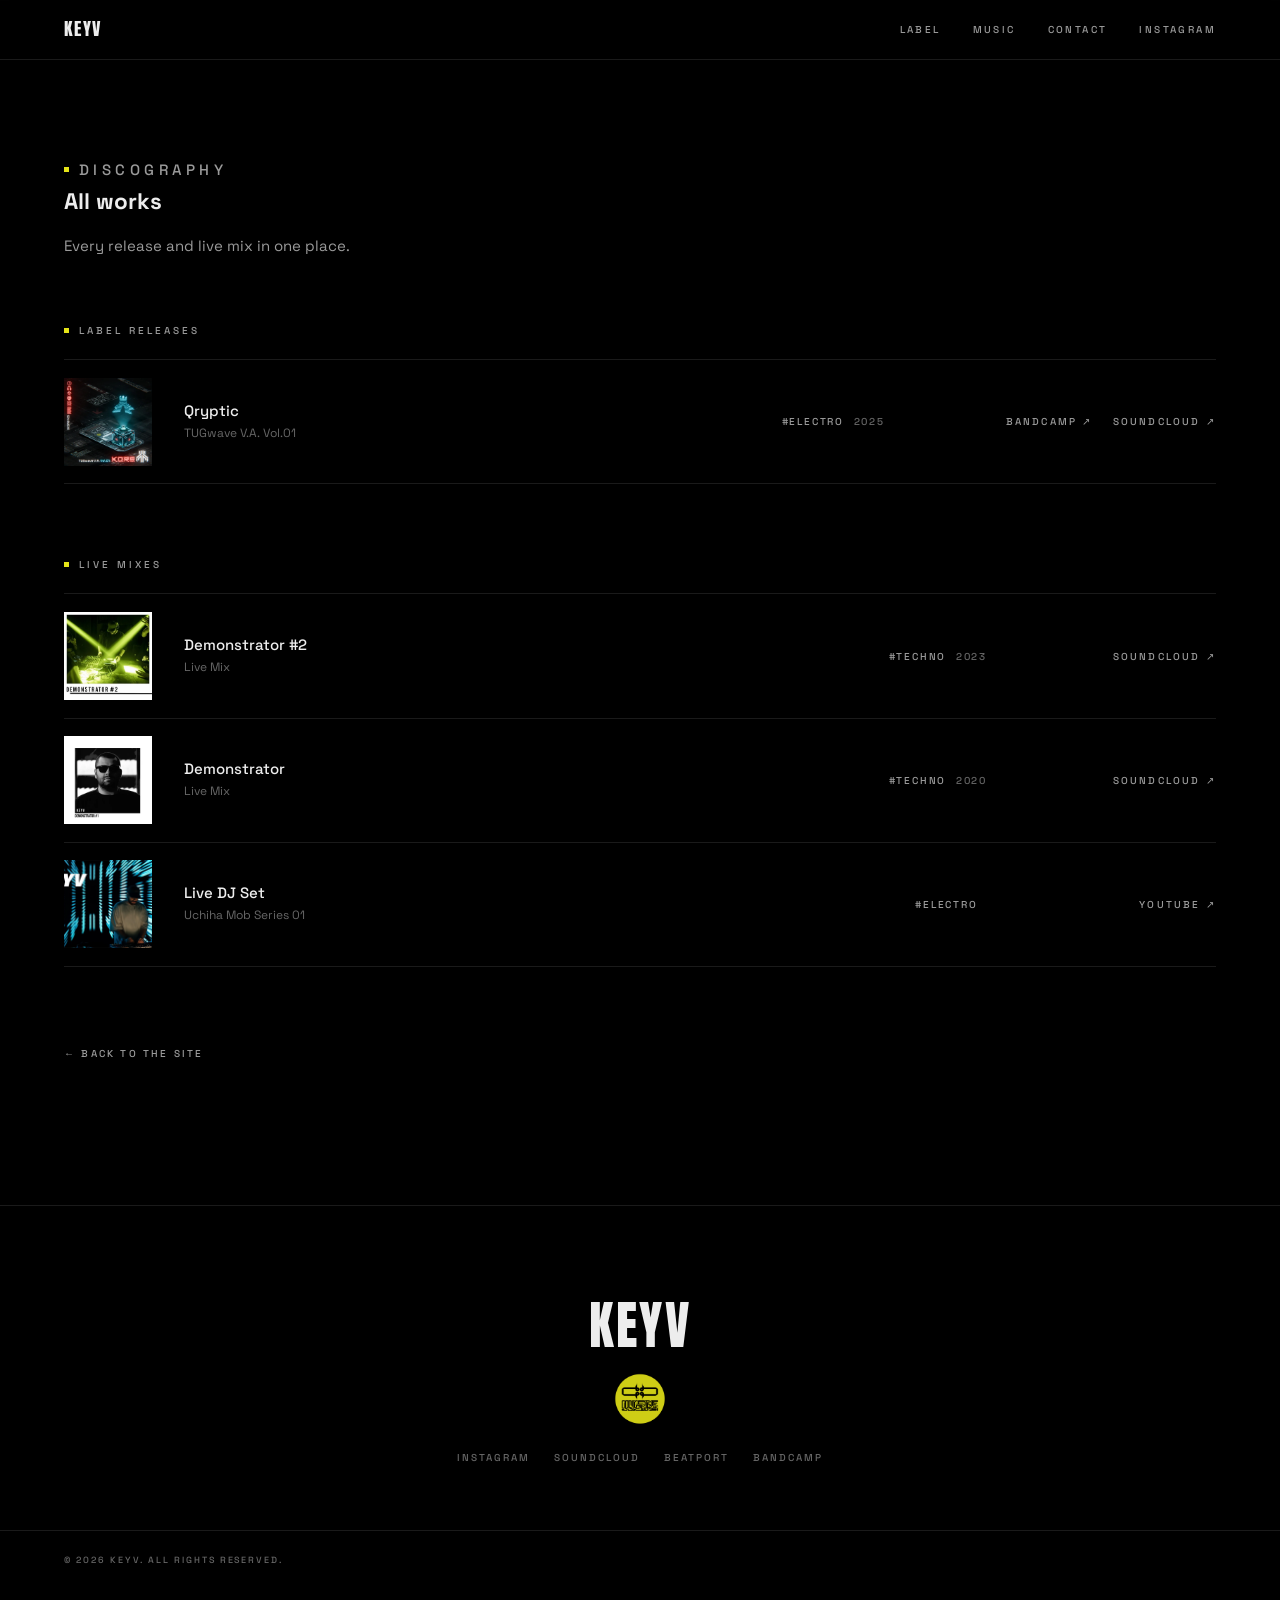
<file: releases.html>
<!DOCTYPE html>
<html lang="en">
<head>
<meta charset="utf-8">
<meta name="viewport" content="width=device-width, initial-scale=1">
<title>KEYV · Discography</title>
<meta name="description" content="All works by KEYV: label releases and live mixes.">
<meta name="theme-color" content="#000000">

<link rel="icon" href="favicon.ico" sizes="16x16 32x32 48x48">
<link rel="icon" type="image/png" href="img/favicon.png" sizes="64x64">
<link rel="apple-touch-icon" href="img/apple-touch-icon.png">

<link rel="preload" as="font" type="font/woff2" href="assets/fonts/anton-latin.woff2" crossorigin>
<link rel="preload" as="font" type="font/woff2" href="assets/fonts/spacegrotesk-latin.woff2" crossorigin>
<link rel="stylesheet" href="assets/css/style.css?v=180d77b4">
</head>

<body>

<!-- ══ NAV ══════════════════════════════════════════════════════════ -->
<header class="nav" id="nav">
  <a class="nav__mark" href="index.html" aria-label="KEYV, home">KEYV</a>
  <div class="nav__end">
    <nav class="nav__links" aria-label="Primary">
      <a href="index.html#oscillator">Label</a>
      <a href="index.html#music">Music</a>
      <a href="index.html#booking">Contact</a>
    </nav>
    <ul class="nav__platforms" id="nav-platforms" aria-label="Social links"></ul>
  </div>
</header>

<main>
  <section class="section works" aria-labelledby="works-title">
    <div class="wrap">
      <header class="section-head reveal">
        <p class="tag-label">Discography</p>
        <h1 id="works-title">All works</h1>
        <p>Every release and live mix in one place.</p>
      </header>

      <div id="works"></div>

      <p class="works__back reveal">
        <a class="action" href="index.html#music">← Back to the site</a>
      </p>
    </div>
  </section>
</main>

<!-- ══ FOOTER ═══════════════════════════════════════════════════════ -->
<footer id="footer" class="footer">
  <div class="wrap footer__grid">
    <p class="footer__mark" data-config="artist.wordmark">KEYV</p>
    <img class="footer__stamp" id="footer-stamp" src="img/oscillator-logo.webp"
         alt="Oscillator" width="600" height="600" loading="lazy" decoding="async">
    <ul class="socials socials--footer" id="footer-socials"></ul>
  </div>
  <div class="wrap footer__credit">
    <span data-config="credit">© KEYV</span>
  </div>
</footer>

<script src="assets/js/config.js?v=90158837"></script>
<script defer src="assets/js/releases.js?v=4ce74244"></script>
</body>
</html>
</file>
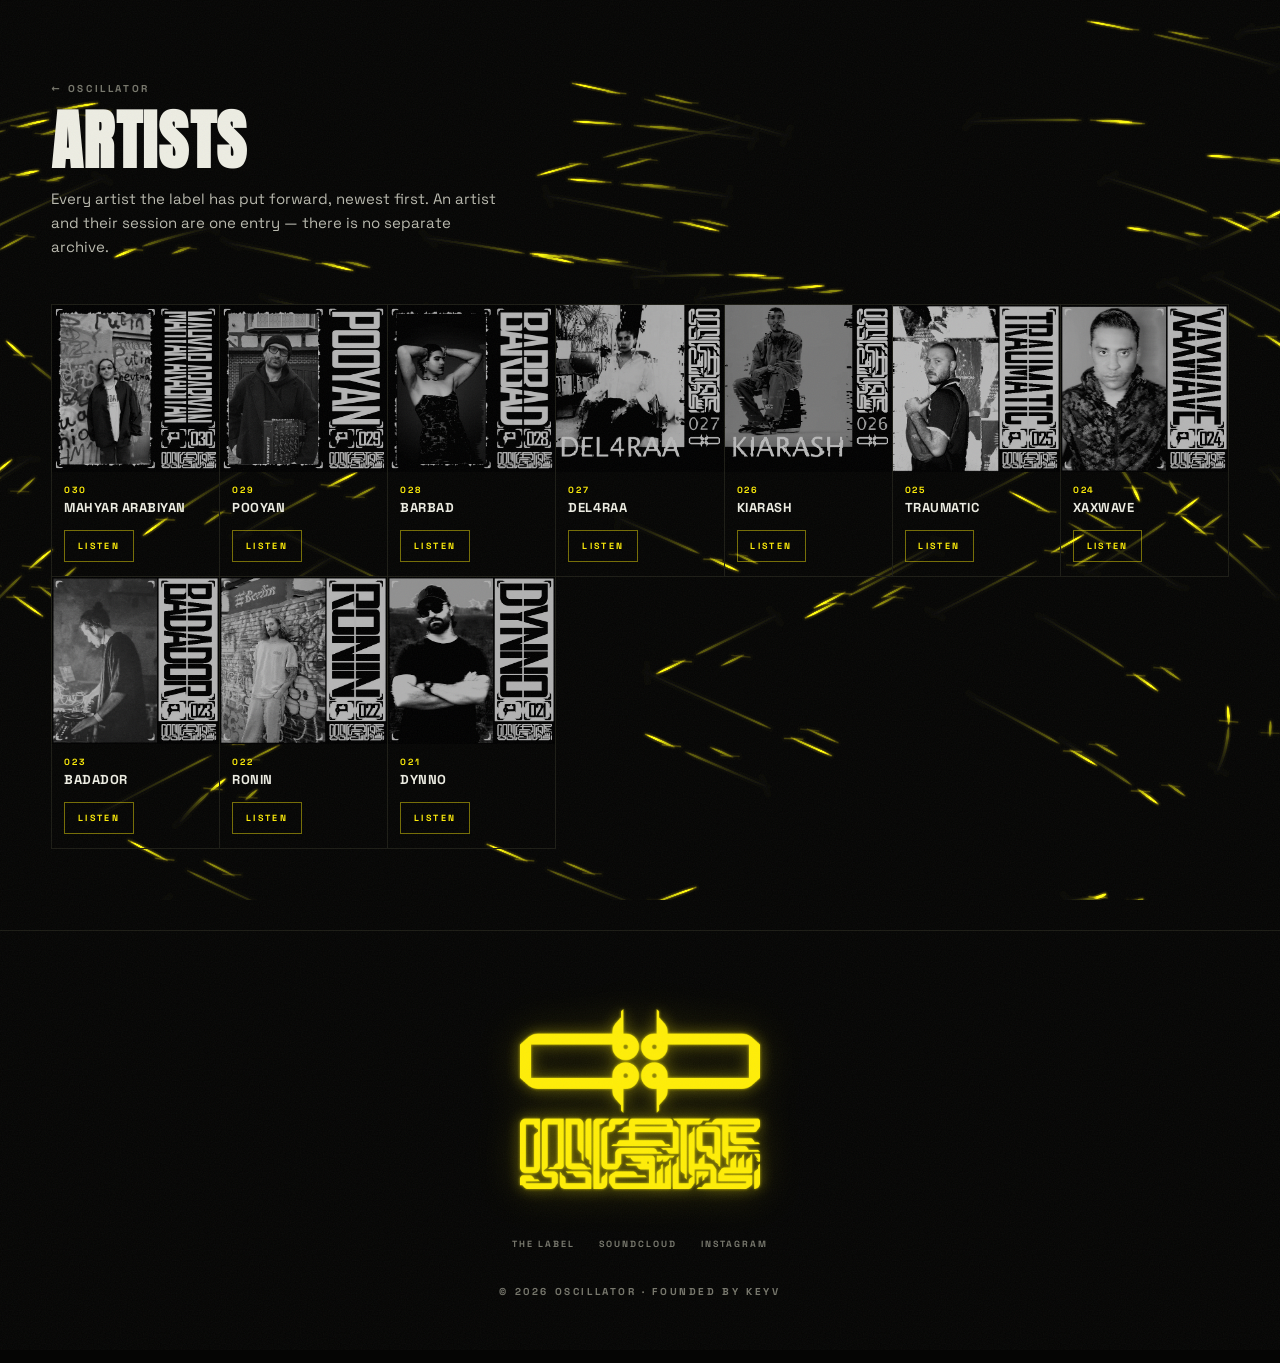
<file: oscillator/artists.html>
<!DOCTYPE html>
<html lang="en">
<head>
<meta charset="utf-8">
<meta name="viewport" content="width=device-width, initial-scale=1">

<title>Artists · Oscillator</title>
<meta name="description" content="Every artist Oscillator has put forward, with their session.">
<meta name="theme-color" content="#050504">

<meta property="og:type" content="website">
<meta property="og:title" content="Artists · Oscillator">
<meta property="og:description" content="Every artist Oscillator has put forward, with their session.">
<meta property="og:image" content="img/disc.webp">

<link rel="icon" href="../favicon.ico" sizes="16x16 32x32 48x48">
<link rel="apple-touch-icon" href="img/apple-touch-icon.png">

<link rel="preload" as="font" type="font/woff2" href="../assets/fonts/anton-latin.woff2" crossorigin>
<link rel="preload" as="font" type="font/woff2" href="../assets/fonts/spacegrotesk-latin.woff2" crossorigin>

<link rel="stylesheet" href="assets/css/style.css?v=d19bbf64">
</head>

<body>

<a class="skip-link" href="#roster">Skip to the list</a>

<canvas class="scope" id="scope" aria-hidden="true"></canvas>

<main>
  <section class="sect" aria-labelledby="roster-title">
    <div class="head">
      <p class="tag"><a href="index.html"><span aria-hidden="true">←</span> Oscillator</a></p>
      <h1 id="roster-title">Artists</h1>
      <div class="prose">
        <p>
          Every artist the label has put forward, newest first. An artist
          and their session are one entry — there is no separate archive.
        </p>
      </div>
    </div>

    <ol class="roster" id="roster">
      <!-- filled from assets/js/artists.js -->
    </ol>
  </section>
</main>

<footer class="foot">
  <div class="foot__in">
    <p class="foot__mark glow">
      <img src="img/lockup.webp" alt="Oscillator" width="1400" height="1052" loading="lazy" decoding="async">
    </p>
    <p class="foot__set">
      <a href="index.html">The label</a>
      <a href="https://soundcloud.com/oscillatorr" target="_blank" rel="noopener">SoundCloud</a>
      <a href="https://www.instagram.com/oscillator__" target="_blank" rel="noopener">Instagram</a>
    </p>
    <p class="tag">© <span id="year">2026</span> Oscillator · Founded by <a href="https://keyvdj.com/">KEYV</a></p>
  </div>
</footer>

<script defer src="assets/js/scope.js?v=fb554329"></script>
<script src="assets/js/artists.js?v=9cd33205"></script>
<script src="assets/js/info.js?v=55f4d261"></script>
<script defer src="assets/js/main.js?v=cd7a3807"></script>
</body>
</html>
</file>
<file: assets/css/style.css>
/* =============================================================
   KEYV — stylesheet
   RAWTRACKS-style refined dark editorial: clean small type, deep
   black, gray hairlines, acid yellow as a micro-accent only.
   ============================================================= */

/* ---- fonts (self-hosted — see assets/fonts/) ---------------------- */
@font-face {
  font-family: 'Anton';
  font-style: normal;
  font-weight: 400;
  font-display: swap;
  src: url('../fonts/anton-latin.woff2') format('woff2');
  unicode-range: U+0000-00FF, U+0131, U+0152-0153, U+02BB-02BC, U+02C6, U+02DA,
    U+02DC, U+0304, U+0308, U+0329, U+2000-206F, U+2074, U+20AC, U+2122, U+2191,
    U+2193, U+2212, U+2215, U+FEFF, U+FFFD;
}
@font-face {
  font-family: 'Anton';
  font-style: normal;
  font-weight: 400;
  font-display: swap;
  src: url('../fonts/anton-latin-ext.woff2') format('woff2');
  unicode-range: U+0100-02BA, U+02BD-02C5, U+02C7-02CC, U+02CE-02D7, U+02DD-02FF,
    U+0304, U+0308, U+0329, U+1D00-1DBF, U+1E00-1E9F, U+1EF2-1EFF, U+2020,
    U+20A0-20AB, U+20AD-20C0, U+2113, U+2C60-2C7F, U+A720-A7FF;
}
@font-face {
  font-family: 'Space Grotesk';
  font-style: normal;
  font-weight: 300 700;         /* variable */
  font-display: swap;
  src: url('../fonts/spacegrotesk-latin.woff2') format('woff2');
  unicode-range: U+0000-00FF, U+0131, U+0152-0153, U+02BB-02BC, U+02C6, U+02DA,
    U+02DC, U+0304, U+0308, U+0329, U+2000-206F, U+2074, U+20AC, U+2122, U+2191,
    U+2193, U+2212, U+2215, U+FEFF, U+FFFD;
}
@font-face {
  font-family: 'Space Grotesk';
  font-style: normal;
  font-weight: 300 700;
  font-display: swap;
  src: url('../fonts/spacegrotesk-latin-ext.woff2') format('woff2');
  unicode-range: U+0100-02BA, U+02BD-02C5, U+02C7-02CC, U+02CE-02D7, U+02DD-02FF,
    U+0304, U+0308, U+0329, U+1D00-1DBF, U+1E00-1E9F, U+1EF2-1EFF, U+2020,
    U+20A0-20AB, U+20AD-20C0, U+2113, U+2C60-2C7F, U+A720-A7FF;
}

/* ---- tokens ------------------------------------------------------- */
:root {
  --bg:      #000000;
  --surface: #0D0D0D;
  --panel:   #111111;
  --text:    #EDEDED;
  --muted:   #9A9A9A;
  --dim:     #666666;
  --accent:  #E5E418;
  --hairline: rgba(255, 255, 255, .10);
  --hairline-strong: rgba(255, 255, 255, .16);

  --font-display: 'Anton', 'Arial Narrow', Impact, sans-serif;
  --font-body: 'Space Grotesk', -apple-system, BlinkMacSystemFont, 'Segoe UI', sans-serif;

  --gutter: clamp(1.25rem, 5vw, 6rem);
  --wrap: 1360px;
  --sec-y: clamp(5rem, 11vw, 10rem);

  --ease: cubic-bezier(.22, 1, .36, 1);
}

/* ---- reset -------------------------------------------------------- */
*, *::before, *::after { box-sizing: border-box; }

html {
  scroll-behavior: smooth;
  -webkit-text-size-adjust: 100%;
  color-scheme: dark;
}

body {
  margin: 0;
  background: var(--bg);
  color: var(--text);
  font-family: var(--font-body);
  font-size: .9375rem;
  line-height: 1.7;
  font-weight: 400;
  overflow-x: hidden;
  -webkit-font-smoothing: antialiased;
}

img { display: block; max-width: 100%; height: auto; }
ul { list-style: none; margin: 0; padding: 0; }
a { color: inherit; text-decoration: none; }
button, input, textarea, select { font: inherit; color: inherit; }
h1, h2, h3, h4, p, figure { margin: 0; }

::selection { background: var(--accent); color: #000; }

:focus-visible {
  outline: 2px solid var(--accent);
  outline-offset: 3px;
}

.skip-link {
  position: absolute; left: -9999px; top: 0; z-index: 200;
  background: var(--accent); color: #000; padding: .75rem 1.25rem;
  font-weight: 700; letter-spacing: .08em; text-transform: uppercase;
}
.skip-link:focus { left: 0; }

/* ---- primitives --------------------------------------------------- */
.wrap {
  width: 100%;
  max-width: var(--wrap);
  margin-inline: auto;
  padding-inline: var(--gutter);
}

.section {
  position: relative;
  padding-block: var(--sec-y);
  border-top: 1px solid var(--hairline);
}

/* tiny wide-tracked caps label — the reference's core device */
.tag-label {
  display: flex;
  align-items: center;
  gap: .6rem;
  font-size: .625rem;
  font-weight: 500;
  letter-spacing: .3em;
  text-transform: uppercase;
  color: var(--muted);
}
.tag-label::before {
  content: "";
  width: 5px; height: 5px;
  background: var(--accent);
}

/* clean sentence-case section heading */
.section-head { margin-bottom: clamp(2.5rem, 6vw, 4rem); }
.section-head h2 {
  font-size: clamp(1.75rem, 3.2vw, 2.5rem);
  font-weight: 500;
  letter-spacing: -.01em;
  line-height: 1.15;
  margin-top: 1rem;
}
.section-head p {
  color: var(--muted);
  max-width: 52ch;
  margin-top: .75rem;
  font-size: .9375rem;
}

.link-grow {
  position: relative;
  display: inline-block;
}
.link-grow::after {
  content: "";
  position: absolute;
  left: 0; bottom: -.1em;
  width: 100%;
  height: 1px;
  background: var(--accent);
  transform: scaleX(0);
  transform-origin: left;
  transition: transform .4s var(--ease);
}
.link-grow:hover::after,
.link-grow:focus-visible::after { transform: scaleX(1); }

/* small caps action link — quiet until hovered, so yellow stays rare */
.action {
  font-size: .625rem;
  font-weight: 500;
  letter-spacing: .22em;
  text-transform: uppercase;
  color: var(--muted);
  transition: color .3s var(--ease);
}
.action:hover { color: var(--accent); }

/* solid yellow chip button */
.btn {
  display: inline-block;
  padding: .9rem 1.75rem;
  background: var(--accent);
  border: 0;
  color: #0A0A0A;
  font-size: .6875rem;
  font-weight: 700;
  letter-spacing: .18em;
  text-transform: uppercase;
  cursor: pointer;
  transition: transform .3s var(--ease), box-shadow .3s var(--ease);
}
.btn:hover, .btn:focus-visible {
  transform: translateY(-2px);
  box-shadow: 0 8px 24px rgba(229, 228, 24, .18);
}
.btn[disabled] { opacity: .55; cursor: progress; transform: none; box-shadow: none; }

/* ---- nav ---------------------------------------------------------- */
.nav {
  position: fixed;
  inset: 0 0 auto 0;
  z-index: 100;
  display: flex;
  align-items: center;
  justify-content: space-between;
  gap: 1.5rem;
  padding: .9rem var(--gutter);
  background: linear-gradient(to bottom, rgba(0, 0, 0, .94), rgba(0, 0, 0, .8));
  backdrop-filter: blur(10px);
  border-bottom: 1px solid var(--hairline);
  transition: transform .4s var(--ease);
}
.nav.is-hidden { transform: translateY(-110%); }

.nav__mark {
  font-family: var(--font-display);
  font-size: 1.125rem;
  letter-spacing: .08em;
}

/* Section links and the social link share one row and one type spec, so
   nothing in the bar reads as a different size or weight. */
.nav__end {
  display: flex;
  align-items: center;
  gap: clamp(1.25rem, 2.5vw, 2.75rem);
}

.nav__links,
.nav__platforms {
  display: flex;
  align-items: center;
  gap: clamp(1.25rem, 2.5vw, 2.75rem);
  font-size: .625rem;
  font-weight: 500;
  letter-spacing: .24em;
  text-transform: uppercase;
  color: var(--muted);
}
.nav__links a,
.nav__platforms a { transition: color .3s var(--ease); }
.nav__links a:hover { color: var(--text); }
.nav__platforms a:hover { color: var(--accent); }

@media (max-width: 719px) {
  .nav { gap: .75rem; }
  .nav__end,
  .nav__links,
  .nav__platforms {
    gap: .95rem;
    font-size: .5625rem;
    letter-spacing: .14em;
  }
}


/* ---- hero ---------------------------------------------------------
   The section is two viewports tall and the stage sticks to the top of
   the first one, so the artwork dissolves in place (hero-dissolve.js)
   rather than scrolling out of frame. The image is capped so it never
   renders above its native pixel size. */
.hero {
  position: relative;
  min-height: 150svh;                 /* 1 screen of hero + half of pinned scroll */
}

/* Note: no overflow on .hero — an overflow ancestor would turn the stage's
   sticky into a no-op. The clipping the glow needs lives on the stage. */
.hero__stage {
  position: sticky;
  top: 0;
  height: 100svh;
  display: flex;
  flex-direction: column;
  justify-content: center;
  align-items: center;
  gap: clamp(.75rem, 2vh, 1.5rem);
  padding: 5rem var(--gutter) 2rem;   /* clears the fixed nav */
  text-align: center;
  overflow: hidden;                   /* the glow never widens the page */
}

/* the genre tag rides above the artwork on phones; on wider screens the
   rotated edge labels carry it instead */
.hero__tag {
  margin: 0;
  font-size: .625rem;
  font-weight: 500;
  letter-spacing: .3em;
  text-transform: uppercase;
}
.hero__tag em { font-style: normal; color: var(--accent); }
@media (min-width: 900px) {
  .hero__tag { display: none; }
}

/* ---- edge metadata ------------------------------------------------- */
.hero__meta {
  position: absolute;
  top: 50%;
  display: flex;
  align-items: center;
  gap: .9rem;
  margin: 0;
  font-size: .625rem;
  font-weight: 500;
  letter-spacing: .34em;
  text-transform: uppercase;
  color: var(--dim);
  white-space: nowrap;
}
.hero__meta em { font-style: normal; color: var(--accent); }
.hero__meta-rule {
  width: 2.5rem;
  height: 1px;
  background: currentColor;
  opacity: .5;
}
/* rotated so they run up the left and right margins */
.hero__meta--left {
  left: 0;
  transform: translate(calc(-50% + 1.25rem), -50%) rotate(-90deg);
}
.hero__meta--right {
  right: 0;
  flex-direction: row-reverse;
  transform: translate(calc(50% - 1.25rem), -50%) rotate(90deg);
}
@media (max-width: 899px) {
  /* the artwork already fills a phone screen; edge labels would crowd it */
  .hero__meta { display: none; }
}

/* the artwork holds still; scroll dissolves it into particles (hero-dissolve.js).
   A faint static accent glow sits behind it for depth. */
.hero__art {
  position: relative;
  z-index: 1;                         /* the wordmark overlaps it, above */
  display: flex;
  justify-content: center;
  margin: 0;
}
.hero__art::before {
  content: "";
  position: absolute;
  inset: -14%;
  z-index: -1;
  background: radial-gradient(closest-side, rgba(229, 228, 24, .10), transparent 72%);
  filter: blur(18px);
  /* fades with the particles, or it is left glowing over an empty stage */
  opacity: var(--art-glow, 1);
}
.hero__art-img {
  display: block;
  height: min(46svh, 420px);
  width: auto;
  max-width: 88vw;
}
/* the particle canvas is positioned and sized entirely by JS */
.hero__art canvas { display: block; pointer-events: none; }

/* As the artwork dissolves it leaves a hole above the type; the wordmark
   rises to close it, so the stage ends composed instead of half empty.
   Driven by hero-dissolve.js, on the compositor. */
.hero__content,
.hero__cue { transform: translateY(var(--hero-lift, 0px)); }

.hero__content {
  position: relative;
  z-index: 2;
  width: 100%;
}

.hero__mark {
  font-family: var(--font-display);
  font-weight: 400;
  font-size: clamp(3.5rem, 14vw, 8rem);
  line-height: .84;
  letter-spacing: .02em;
  text-transform: uppercase;
  color: var(--text);
}

.hero__sub {
  color: var(--muted);
  font-size: .625rem;
  font-weight: 500;
  letter-spacing: .28em;
  text-transform: uppercase;
  margin-top: .9rem;
}

@media (min-width: 900px) {
  .hero__art-img { height: min(50svh, 480px); }
  .hero__mark { font-size: clamp(5rem, 9vw, 8.5rem); }
}

/* ---- ticker: the one moving element ------------------------------- */
.ticker {
  overflow: hidden;
  border-block: 1px solid var(--hairline);
  padding-block: .85rem;
}
.ticker__track {
  display: flex;
  width: max-content;
  animation: ticker 36s linear infinite;
}
.ticker__track span {
  white-space: nowrap;
  font-size: .6875rem;
  font-weight: 500;
  letter-spacing: .32em;
  text-transform: uppercase;
  color: var(--dim);
}
@keyframes ticker {
  from { transform: translateX(0); }
  to   { transform: translateX(-50%); }
}

/* scroll cue — sits in flow under the hero, never over the type */
.hero__cue {
  display: flex;
  align-self: center;
  margin-top: clamp(1rem, 3vh, 2rem);
  flex-direction: column;
  align-items: center;
  gap: .6rem;
  font-size: .5625rem;
  font-weight: 500;
  letter-spacing: .3em;
  text-transform: uppercase;
  color: var(--muted);
  transition: color .3s var(--ease);
}
.hero__cue:hover { color: var(--accent); }
.hero__cue-line {
  width: 1px;
  height: 34px;
  background: linear-gradient(to bottom, currentColor, transparent);
  animation: cue-line 2.4s var(--ease) infinite;
  transform-origin: top;
}
@keyframes cue-line {
  0%   { transform: scaleY(0); opacity: 0; }
  40%  { transform: scaleY(1); opacity: 1; }
  100% { transform: scaleY(1) translateY(30px); opacity: 0; }
}

/* ---- label (oscillator) ------------------------------------------- */
.oscillator__wordmark {
  width: min(100%, 30rem);
  height: auto;
  margin-top: 1.25rem;
}

.oscillator__desc {
  color: var(--muted);
  max-width: 52ch;
  margin-top: 1.5rem;
}
.oscillator__link {
  display: inline-block;
  margin-top: 1.75rem;
}

/* the label's own two links */
.oscillator__links {
  display: flex;
  flex-wrap: wrap;
  justify-content: center;
  gap: .75rem;
  margin-top: clamp(2.5rem, 6vw, 4rem);
}

/* outlined variant — the solid yellow button stays reserved for the
   page's single primary action */
.btn--ghost {
  background: transparent;
  border: 1px solid var(--hairline-strong);
  color: var(--text);
  transition: border-color .3s var(--ease), color .3s var(--ease);
}
.btn--ghost:hover, .btn--ghost:focus-visible {
  border-color: var(--accent);
  color: var(--accent);
  transform: none;
  box-shadow: none;
}



/* ---- music -------------------------------------------------------- */
.music__more {
  margin-top: clamp(2.5rem, 5vw, 4rem);
  display: flex;
  justify-content: center;
}

/* featured player */
.player { margin-top: clamp(2rem, 4.5vw, 3.5rem); }
.player__frame {
  position: relative;
  min-height: 166px;
  background: var(--surface);
  border: 1px solid var(--hairline);
}
.player__frame iframe { display: block; width: 100%; border: 0; }

.player__facade {
  display: flex;
  align-items: center;
  gap: clamp(1rem, 3vw, 2rem);
  min-height: 166px;
  padding: 1.25rem clamp(1rem, 3vw, 2rem);
}
.player__play {
  display: flex;
  align-items: center;
  justify-content: center;
  gap: .8rem;
  flex-shrink: 0;
  width: 72px; height: 72px;
  border-radius: 50%;
  background: var(--accent);
  border: 0;
  cursor: pointer;
  transition: transform .3s var(--ease);
}
.player__play:hover, .player__play:focus-visible { transform: scale(1.06); }
.player__icon {
  width: 0; height: 0;
  border-style: solid;
  border-width: 9px 0 9px 14px;
  border-color: transparent transparent transparent #0A0A0A;
  margin-left: 3px;
}
.player__cta {
  position: absolute;
  width: 1px; height: 1px;
  overflow: hidden;
  clip: rect(0 0 0 0);
}
.player__meta { min-width: 0; }
.player__eyebrow {
  font-size: .5625rem;
  font-weight: 500;
  letter-spacing: .26em;
  text-transform: uppercase;
  color: var(--dim);
}
.player__track {
  font-size: 1.125rem;
  font-weight: 500;
  margin-top: .3rem;
}
.player__out {
  display: inline-block;
  margin-top: .6rem;
  font-size: .625rem;
  font-weight: 500;
  letter-spacing: .2em;
  text-transform: uppercase;
  color: var(--muted);
  transition: color .3s var(--ease);
}
.player__out:hover { color: var(--accent); }
.player__fallback {
  display: flex;
  align-items: center;
  justify-content: center;
  min-height: 166px;
  color: var(--dim);
  font-size: .6875rem;
  letter-spacing: .18em;
  text-transform: uppercase;
}

/* release grid — reference card anatomy: cover, one-line title,
   artist, then genre tag + descriptors */
.grid--releases {
  display: grid;
  grid-template-columns: repeat(auto-fill, minmax(160px, 1fr));
  gap: clamp(1.5rem, 3vw, 2.25rem);
  margin-top: clamp(2.5rem, 5vw, 4rem);
}
@media (min-width: 720px) {
  .grid--releases { grid-template-columns: repeat(auto-fill, minmax(220px, 1fr)); }
}

.card { display: block; }
.card__media {
  position: relative;
  overflow: hidden;
  aspect-ratio: 1 / 1;
  background: var(--surface);
  margin-bottom: .9rem;
}
.card__media img {
  width: 100%; height: 100%;
  object-fit: cover;
  filter: grayscale(1) contrast(1.08);
  transition: transform .7s var(--ease), filter .7s var(--ease);
}
.card:hover .card__media img,
.card:focus-within .card__media img {
  transform: scale(1.05);
  filter: grayscale(0) contrast(1.05);
}
.card__year {
  position: absolute;
  top: .6rem; right: .6rem;
  font-size: .5625rem;
  font-weight: 500;
  letter-spacing: .18em;
  color: var(--muted);
  background: rgba(0, 0, 0, .78);
  padding: .2rem .5rem;
}

/* two quiet lines under each cover, both clamped to one line so every
   card in the row ends at the same baseline */
.card__title {
  font-size: .9375rem;
  font-weight: 500;
  line-height: 1.4;
  white-space: nowrap;
  overflow: hidden;
  text-overflow: ellipsis;
}
.card__meta {
  display: flex;
  gap: .55rem;
  align-items: baseline;
  margin-top: .35rem;
  font-size: .625rem;
  font-weight: 500;
  letter-spacing: .16em;
  text-transform: uppercase;
  white-space: nowrap;
  overflow: hidden;
}
.card__meta span {
  overflow: hidden;
  text-overflow: ellipsis;
}
.card__meta em { font-style: normal; color: var(--muted); }
.card__meta span { color: var(--dim); }

/* ---- full-bleed photo band ---------------------------------------- */
.band {
  overflow: hidden;
  border-block: 1px solid var(--hairline);
}
.band img {
  width: 100%;
  height: clamp(200px, 34vw, 420px);
  object-fit: cover;
  object-position: center 42%;
}

/* ---- shows -------------------------------------------------------- */
.events { border-top: 1px solid var(--hairline); }

.event {
  display: grid;
  grid-template-columns: auto 1fr;
  gap: .3rem 1.25rem;
  align-items: center;
  padding: 1.4rem 0;
  border-bottom: 1px solid var(--hairline);
  transition: background .35s var(--ease), padding .35s var(--ease);
}
@media (min-width: 860px) {
  .event {
    grid-template-columns: 6rem minmax(0, 1fr) minmax(0, 15rem) auto;
    gap: 2rem;
  }
  .event:hover { background: rgba(255, 255, 255, .025); padding-inline: .75rem; }
}

.event__date { line-height: 1.1; }
.event__day {
  display: block;
  font-size: 1.625rem;
  font-weight: 500;
}
.event__month {
  display: block;
  font-size: .5625rem;
  font-weight: 500;
  letter-spacing: .24em;
  text-transform: uppercase;
  color: var(--dim);
  margin-top: .15rem;
}

.event__title {
  font-size: .9375rem;
  font-weight: 500;
  line-height: 1.35;
}
.event__artist {
  font-size: .75rem;
  color: var(--dim);
  margin-top: .1rem;
}

.event__place {
  grid-column: 2;
  font-size: .6875rem;
  font-weight: 500;
  letter-spacing: .18em;
  text-transform: uppercase;
}
.event__city { color: var(--text); }
.event__country { color: var(--dim); margin-left: .5rem; }
@media (min-width: 860px) { .event__place { grid-column: auto; } }

.event__action { grid-column: 2; justify-self: start; margin-top: .4rem; }
@media (min-width: 860px) { .event__action { grid-column: auto; justify-self: end; margin-top: 0; } }

.tag--soldout {
  font-size: .625rem;
  font-weight: 500;
  letter-spacing: .22em;
  text-transform: uppercase;
  color: var(--dim);
  text-decoration: line-through;
}
.tag--free {
  font-size: .625rem;
  font-weight: 500;
  letter-spacing: .22em;
  text-transform: uppercase;
  color: var(--muted);
}

.events__empty {
  color: var(--dim);
  font-size: .6875rem;
  letter-spacing: .18em;
  text-transform: uppercase;
}

/* No dates announced yet. The heading keeps the same stacked treatment
   as every other section — only the vertical padding tightens, so the
   section does not hold a screen of empty black. */
.shows--empty { padding-block: clamp(3rem, 7vw, 5rem); }
.shows--empty .section-head { margin-bottom: 1.5rem; }
.shows--empty .events { border-top: 0; }

/* ---- contact ------------------------------------------------------ */
.booking__grid {
  display: grid;
  gap: clamp(2.5rem, 6vw, 5rem);
}
@media (min-width: 960px) {
  .booking__grid { grid-template-columns: minmax(0, 5fr) minmax(0, 6fr); align-items: start; }
}

/* portrait shown as shot — natural aspect, no grade */
.booking__portrait { max-width: 24rem; }
.booking__portrait img { width: 100%; height: auto; }

.booking__name {
  font-size: clamp(1.5rem, 3vw, 2.25rem);
  font-weight: 500;
  letter-spacing: -.01em;
  margin-top: 2rem;
}
.booking__intro .bio-text {
  color: var(--muted);
  margin-top: 1rem;
  max-width: 48ch;
}

.socials {
  display: flex;
  flex-wrap: wrap;
  gap: .5rem 1.5rem;
  margin-top: 1.25rem;
  font-size: .625rem;
  font-weight: 500;
  letter-spacing: .2em;
  text-transform: uppercase;
}
.socials a { color: var(--dim); transition: color .3s var(--ease); }
.socials a:hover { color: var(--accent); }

/* form */
.form {
  display: grid;
  grid-template-columns: repeat(2, 1fr);
  gap: .9rem;
  background: var(--surface);
  border: 1px solid var(--hairline);
  padding: clamp(1.1rem, 2vw, 1.5rem);
  max-width: 30rem;      /* the form no longer fills the whole column */
}
.form__title {
  grid-column: span 2;
  font-size: .5625rem;
  font-weight: 500;
  letter-spacing: .26em;
  text-transform: uppercase;
  color: var(--muted);
  padding-bottom: .65rem;
  border-bottom: 1px solid var(--hairline);
}

.field { grid-column: span 2; display: flex; flex-direction: column; gap: .35rem; }
.field--half { grid-column: span 2; }
@media (min-width: 560px) { .field--half { grid-column: span 1; } }

.field label {
  font-size: .5625rem;
  font-weight: 500;
  letter-spacing: .24em;
  text-transform: uppercase;
  color: var(--dim);
}
.field input,
.field textarea {
  background: #0C0C0C;
  border: 1px solid var(--hairline-strong);
  padding: .6rem .8rem;
  color: var(--text);
  font-size: .8125rem;
  border-radius: 0;
  width: 100%;
  transition: border-color .3s var(--ease);
}
.field textarea { resize: vertical; min-height: 5.5rem; }
.field input:focus,
.field textarea:focus {
  outline: none;
  border-color: var(--accent);
}
.field input[aria-invalid="true"],
.field textarea[aria-invalid="true"] { border-color: #ff5d5d; }

.form .btn { grid-column: span 2; justify-self: start; padding: .75rem 1.5rem; }
.form__status {
  grid-column: span 2;
  font-size: .6875rem;
  letter-spacing: .1em;
  color: var(--muted);
  min-height: 1.2em;
}
.form__status.is-ok { color: var(--accent); }
.form__status.is-err { color: #ff7b7b; }

/* ---- footer ------------------------------------------------------- */
.footer {
  border-top: 1px solid var(--hairline);
  padding-block: clamp(3.5rem, 8vw, 6rem) 2rem;
  text-align: center;
}
.footer__grid {
  display: flex;
  flex-direction: column;
  align-items: center;
  gap: 1.5rem;
}
.footer__mark {
  font-family: var(--font-display);
  font-size: clamp(2rem, 5vw, 3.25rem);
  line-height: .9;
  letter-spacing: .04em;
  text-transform: uppercase;
}
.footer__stamp {
  width: 3.25rem;
  height: auto;
  opacity: .9;
}
.socials--footer { justify-content: center; margin-top: 0; }

.footer__credit {
  display: flex;
  flex-wrap: wrap;
  justify-content: space-between;
  gap: 1rem;
  margin-top: clamp(2.5rem, 6vw, 4rem);
  padding-top: 1.4rem;
  border-top: 1px solid var(--hairline);
  font-size: .5625rem;
  font-weight: 500;
  letter-spacing: .22em;
  text-transform: uppercase;
  color: var(--dim);
}

/* ---- discography page (releases.html) ----------------------------- */
.works { padding-top: clamp(7rem, 16vh, 10rem); }

.works__group { margin-top: clamp(3rem, 6vw, 4.5rem); }
.works__group:first-of-type { margin-top: 0; }
.works__group > .tag-label { margin-bottom: 1.25rem; }

/* phone: cover + title on one row, the links drop to their own row */
.work {
  display: grid;
  grid-template-columns: 64px minmax(0, 1fr);
  gap: .5rem 1rem;
  align-items: center;
  padding: 1.1rem 0;
  border-bottom: 1px solid var(--hairline);
  transition: background .35s var(--ease), padding .35s var(--ease);
}
.work__links {
  grid-column: 2;
  display: flex;
  flex-wrap: wrap;
  gap: .4rem 1.25rem;
}
.work:first-of-type { border-top: 1px solid var(--hairline); }
@media (min-width: 720px) {
  .work { grid-template-columns: 88px minmax(0, 1fr) minmax(0, 12rem) auto; gap: 2rem; }
  .work:hover { background: rgba(255, 255, 255, .025); padding-inline: .75rem; }
  .work__links { grid-column: auto; justify-self: end; flex-wrap: nowrap; }
}

.work__cover {
  width: 100%;
  aspect-ratio: 1;
  object-fit: cover;
  background: var(--panel);
}
.work__title { font-size: .9375rem; font-weight: 500; line-height: 1.35; }
.work__sub { font-size: .75rem; color: var(--dim); margin-top: .1rem; }
.work__meta {
  display: none;
  font-size: .625rem;
  font-weight: 500;
  letter-spacing: .18em;
  text-transform: uppercase;
}
.work__meta em { font-style: normal; color: var(--muted); }
.work__meta span { color: var(--dim); margin-left: .6rem; }
@media (min-width: 720px) { .work__meta { display: block; } }

.works__back { margin-top: clamp(3rem, 6vw, 4.5rem); }

/* ---- reveal (JS adds .is-in; GSAP takes over when available) ------- */
.reveal, .card, html.js .is-in { opacity: 1; transform: none; }

/* GSAP drives these directly — the CSS transition would double-animate */
html.gsap .reveal,
html.gsap .card,
html.gsap .is-in { transition: none; }

/* ---- reduced motion ----------------------------------------------- */
@media (prefers-reduced-motion: reduce) {
  html { scroll-behavior: auto; }
  /* no dissolve to play out, so drop the pin rather than make the reader
     scroll a dead viewport past a frozen hero */
  .hero { min-height: 100svh; }
  .hero__stage { position: static; height: auto; min-height: 100svh; }
  *, *::before, *::after {
    animation-duration: .001ms !important;
    animation-iteration-count: 1 !important;
    transition-duration: .001ms !important;
  }
  html.js .reveal,
  html.js .card { animation: none; }
  /* the ticker parks instead of snapping to its end frame */
  .ticker__track { animation: none; }
}
</file>
<file: oscillator/assets/css/style.css>
/* =============================================================
   OSCILLATOR — label site

   Built from the identity reel and the logo masters, not alongside them.
   What those establish, and what everything below is made of:

     · the yellow is emissive. It blooms — a stacked drop-shadow, never
       a flat fill. This is the single thing that makes it look like
       theirs rather than like a yellow website
     · the name is not set anywhere on the first screen — it is written
       by the field of lit strokes, which then lets go and drifts behind
       the rest of the site
     · measurement marks: hairline rules with a small node where they
       cross, around anything that matters
     · the disc — a solid yellow circle carrying the mark in black
     · deep black, one yellow, grain over all of it

   Nothing is shared with the KEYV stylesheet but the two font files.
   ============================================================= */

:root {
  --acid: #FEED07;
  --black: #050504;
  --ink: #050504;             /* type on yellow */
  --paper: #EDEDE3;
  --soft: #77776C;
  --line: #1C1C15;
  --panel: #0C0C09;

  --gutter: clamp(1.15rem, 4vw, 4rem);
  --font-display: "Anton", "Arial Narrow", sans-serif;
  --font-body: "Space Grotesk", ui-sans-serif, system-ui, sans-serif;
  --ease: cubic-bezier(.22, 1, .36, 1);
}

@font-face {
  font-family: "Anton";
  src: url("../../../assets/fonts/anton-latin.woff2") format("woff2");
  font-weight: 400;
  font-display: swap;
}
@font-face {
  font-family: "Space Grotesk";
  src: url("../../../assets/fonts/spacegrotesk-latin.woff2") format("woff2");
  font-weight: 300 700;
  font-display: swap;
}

/* ---- reset ----------------------------------------------------------- */
*, *::before, *::after { box-sizing: border-box; }
html { -webkit-text-size-adjust: 100%; scroll-behavior: smooth; }
body {
  margin: 0;
  background: var(--black);
  color: var(--paper);
  font-family: var(--font-body);
  font-size: .9375rem;
  line-height: 1.6;
  overflow-x: hidden;
  -webkit-font-smoothing: antialiased;
}
img { display: block; max-width: 100%; }
ul, ol { list-style: none; margin: 0; padding: 0; }
a { color: inherit; text-decoration: none; }
:focus-visible { outline: 2px solid var(--acid); outline-offset: 3px; }

.skip-link { position: absolute; left: -9999px; top: 0; background: var(--acid); color: var(--ink); padding: .7rem 1rem; z-index: 100; }
.skip-link:focus { left: 0; }

.sr-only {
  position: absolute;
  width: 1px; height: 1px;
  margin: -1px; padding: 0;
  overflow: hidden;
  clip: rect(0 0 0 0);
  white-space: nowrap;
}

/* the reel is filmed, not rendered — flat black gives that away */
body::after {
  content: "";
  position: fixed;
  inset: -50%;
  z-index: 60;
  pointer-events: none;
  opacity: .05;
  background-image: url("data:image/svg+xml,%3Csvg xmlns='http://www.w3.org/2000/svg' width='180' height='180'%3E%3Cfilter id='g'%3E%3CfeTurbulence type='fractalNoise' baseFrequency='.82' numOctaves='3' stitchTiles='stitch'/%3E%3C/filter%3E%3Crect width='180' height='180' filter='url(%23g)'/%3E%3C/svg%3E");
}

/* =============================================================
   THE GLOW

   Three shadows, not one: a tight core that reads as the edge of the
   stroke, a mid halo, and a wide bloom that only shows against black.
   Sized in em, so it holds together under a 10px label and under a
   20rem mark alike.
   ============================================================= */
.glow {
  filter:
    drop-shadow(0 0 .10em rgba(254, 237, 7, .70))
    drop-shadow(0 0 .45em rgba(254, 237, 7, .38))
    drop-shadow(0 0 1.3em rgba(254, 237, 7, .18));
}
.lit {
  color: var(--acid);
  text-shadow:
    0 0 .12em rgba(254, 237, 7, .55),
    0 0 .5em rgba(254, 237, 7, .35),
    0 0 1.4em rgba(254, 237, 7, .18);
}

/* ---- small technical type --------------------------------------------- */
.tag {
  margin: 0;
  font-size: .625rem;
  font-weight: 700;
  letter-spacing: .26em;
  text-transform: uppercase;
  color: var(--soft);
}

.btn {
  display: inline-block;
  padding: .8rem 1.6rem;
  border: 1px solid rgba(254, 237, 7, .45);
  background: none;
  font: inherit;
  font-size: .5625rem;
  font-weight: 700;
  letter-spacing: .26em;
  text-transform: uppercase;
  color: var(--acid);
  cursor: pointer;
  transition: background .2s var(--ease), color .2s var(--ease), box-shadow .2s var(--ease), border-color .2s var(--ease);
}
.btn:hover {
  background: var(--acid);
  border-color: var(--acid);
  color: var(--ink);
  box-shadow: 0 0 1.2rem rgba(254, 237, 7, .45), 0 0 3rem rgba(254, 237, 7, .22);
}
.btn--acid { background: var(--acid); border-color: var(--acid); color: var(--ink); box-shadow: 0 0 1.2rem rgba(254, 237, 7, .35); }
.btn--acid:hover { background: none; color: var(--acid); }

/* =============================================================
   THE FIRST SCREEN — nothing on it but the field
   ============================================================= */
.hero {
  position: relative;
  min-height: 100svh;
  /* Flex, not a three-row grid: the middle row holds nothing now that
     the name is drawn on the canvas, so the grid collapsed it and the
     foot climbed up under the nav. */
  display: flex;
  flex-direction: column;
  justify-content: space-between;
  gap: clamp(1rem, 3vh, 2rem);
  padding: clamp(1.1rem, 3vh, 2rem) var(--gutter) clamp(1.5rem, 4vh, 2.5rem);
  overflow: hidden;
  isolation: isolate;
}
/* the word lights the room it is written in */
.hero::before {
  content: "";
  position: absolute;
  inset: 0;
  z-index: -1;
  background: radial-gradient(ellipse 60% 34% at 50% 46%, rgba(254, 237, 7, .09), rgba(254, 237, 7, .02) 45%, transparent 70%);
}

/* The beam, behind the whole site rather than behind the first screen —
   fixed to the window, so it keeps running as the page moves over it.
   See assets/js/scope.js. The root's background paints behind even a
   negative z-index, so this still sits on black. */
.scope {
  position: fixed;
  inset: 0;
  z-index: -1;
  width: 100%;
  height: 100%;
  display: block;
}

/* No align-self here. In the column flex container above, align-self is
   the horizontal axis — it shrank the nav to its content and pinned the
   whole thing to the left edge. */
.hero__nav { display: flex; flex-wrap: wrap; justify-content: space-between; gap: .6rem clamp(1rem, 3vw, 2.25rem); }
.hero__set { display: flex; flex-wrap: wrap; gap: .6rem clamp(1rem, 3vw, 2.25rem); }
.hero__nav a {
  font-size: .625rem;
  font-weight: 700;
  letter-spacing: .24em;
  text-transform: uppercase;
  color: var(--paper);
  transition: color .2s var(--ease), text-shadow .2s var(--ease);
}
.hero__nav a:hover, .hero__nav a[aria-current] {
  color: var(--acid);
  text-shadow: 0 0 .8em rgba(254, 237, 7, .6);
}


.hero__foot { display: flex; flex-wrap: wrap; align-items: center; justify-content: space-between; gap: .75rem 1.5rem; }

/* =============================================================
   MEASUREMENT MARKS

   A hairline rule set in from each edge with a small filled node where
   they cross — the frame the reference draws around anything it wants
   read as measured rather than placed. On its own overlay, because the
   thing it frames usually has padding that is not equal on both axes.
   ============================================================= */
.nodes {
  position: absolute;
  inset: -9px;
  pointer-events: none;
  z-index: 2;
}
.nodes::before,
.nodes::after {
  content: "";
  position: absolute;
  inset: 0;
}
/* the two rules */
.nodes::before {
  border-top: 1px solid rgba(254, 237, 7, .22);
  border-bottom: 1px solid rgba(254, 237, 7, .22);
}
/* and the four nodes, as one background rather than four elements */
.nodes::after {
  background-image:
    linear-gradient(var(--acid), var(--acid)), linear-gradient(var(--acid), var(--acid)),
    linear-gradient(var(--acid), var(--acid)), linear-gradient(var(--acid), var(--acid));
  background-size: 5px 5px;
  background-position: left top, right top, left bottom, right bottom;
  background-repeat: no-repeat;
}

/* =============================================================
   SECTIONS
   ============================================================= */
.sect { position: relative; padding: clamp(3rem, 9vh, 6rem) var(--gutter); }
.sect + .sect { border-top: 1px solid var(--line); }

.head { display: grid; gap: .9rem; margin-bottom: clamp(2rem, 5vh, 3rem); }
/* h1 as well as h2: the artists page's title is the page's own heading,
   and on h2 alone it fell back to the body face at body size */
.head h1,
.head h2 {
  margin: 0;
  font-family: var(--font-display);
  font-size: clamp(1.9rem, 6vw, 4rem);
  line-height: .95;
  letter-spacing: .02em;
  text-transform: uppercase;
}
.prose { max-width: 46ch; color: #B9B9AE; }
.prose p { margin: 0 0 1rem; }
.prose p:last-child { margin-bottom: 0; }
.actions { display: flex; flex-wrap: wrap; gap: .7rem; margin-top: 2rem; }

/* ---- signal: the newest session as a spec sheet ------------------------- */
.signal {
  display: grid;
  grid-template-columns: repeat(auto-fit, minmax(min(100%, 15rem), 1fr));
  gap: clamp(1.5rem, 4vw, 3.5rem);
  align-items: center;
  max-width: 62rem;
}
.signal__shot { position: relative; margin: 0; }
.signal__shot img { width: 100%; height: auto; aspect-ratio: 1; object-fit: cover; }

.strip {
  display: flex;
  flex-wrap: wrap;
  align-items: baseline;
  justify-content: space-between;
  gap: .5rem 1.5rem;
  padding-bottom: 1rem;
  margin-bottom: clamp(1.75rem, 4vh, 2.75rem);
  border-bottom: 1px solid var(--line);
}
.tag--acid { color: var(--acid); }

/* label left, value right, hairline between — a spec sheet, not prose */
.spec { display: grid; gap: 0; margin: 0 0 1.75rem; }
.spec > div {
  display: flex;
  align-items: baseline;
  justify-content: space-between;
  gap: 1rem;
  padding: .7rem 0;
  border-bottom: 1px solid var(--line);
}
.spec dt {
  font-size: .5625rem;
  font-weight: 700;
  letter-spacing: .22em;
  text-transform: uppercase;
  color: var(--soft);
  flex: none;
}
.spec dd {
  margin: 0;
  font-family: var(--font-display);
  font-size: clamp(1rem, 2.2vw, 1.5rem);
  letter-spacing: .03em;
  text-transform: uppercase;
  text-align: right;
}

.latest {
  display: grid;
  grid-template-columns: repeat(auto-fit, minmax(min(100%, 17rem), 1fr));
  gap: clamp(1.5rem, 4vw, 3.5rem);
  align-items: center;
}
.latest__shot { position: relative; margin: 0; }
.latest__shot img { width: 100%; height: auto; aspect-ratio: 1; object-fit: cover; }
/* a lit edge rather than a border, so the sleeve sits in the same light
   as everything else on the page */
.latest__shot::after {
  content: "";
  position: absolute;
  inset: 0;
  pointer-events: none;
  border: 1px solid rgba(254, 237, 7, .35);
  box-shadow: 0 0 2rem rgba(254, 237, 7, .16), inset 0 0 2rem rgba(254, 237, 7, .06);
}
.latest__no {
  margin: 0 0 .6rem;
  font-family: var(--font-display);
  font-size: clamp(2.5rem, 8vw, 5rem);
  line-height: .85;
  letter-spacing: .02em;
}
.latest__name {
  margin: 0 0 1.25rem;
  font-size: clamp(1.15rem, 3vw, 1.9rem);
  font-weight: 700;
  letter-spacing: -.02em;
  line-height: 1.1;
  text-transform: uppercase;
}

/* ---- the archive -------------------------------------------------------
   The sleeves are the strongest thing the label owns, so the archive is
   them, at size, and the page keeps out of the way. */
/* Three of them, so auto-fill would lay out seven columns on a wide
   screen and leave four empty. auto-fit collapses the empty tracks and
   the max-width stops the three that remain from becoming posters. */
.tiles {
  display: grid;
  grid-template-columns: repeat(auto-fit, minmax(min(100%, 15rem), 1fr));
  gap: clamp(.9rem, 2vw, 1.5rem);
  max-width: 66rem;
}
.tile { display: grid; gap: .75rem; color: inherit; }
.tile__shot { position: relative; margin: 0; overflow: hidden; }
.tile__shot img {
  width: 100%;
  height: auto;
  aspect-ratio: 1;
  object-fit: cover;
  transition: transform .4s var(--ease), filter .3s var(--ease);
}
.tile__shot::after {
  content: "";
  position: absolute;
  inset: 0;
  pointer-events: none;
  border: 1px solid rgba(254, 237, 7, .16);
  transition: border-color .25s var(--ease), box-shadow .25s var(--ease);
}
/* Every sleeve already prints its own number down the rail, so this is
   the caption's number rather than a second one struck over the art. */
.tile__no {
  color: var(--acid);
  font-variant-numeric: tabular-nums;
}
.tile__name {
  display: flex;
  gap: .55rem;
  margin: 0;
  font-size: .8125rem;
  font-weight: 700;
  letter-spacing: .06em;
  text-transform: uppercase;
  transition: color .25s var(--ease), text-shadow .25s var(--ease);
}
.tile:hover .tile__shot img, .tile:focus-visible .tile__shot img { transform: scale(1.04); }
.tile:hover .tile__shot::after, .tile:focus-visible .tile__shot::after {
  border-color: rgba(254, 237, 7, .8);
  box-shadow: 0 0 1.6rem rgba(254, 237, 7, .35), inset 0 0 1.6rem rgba(254, 237, 7, .1);
}
.tile:hover .tile__name, .tile:focus-visible .tile__name {
  color: var(--acid);
  text-shadow: 0 0 .8em rgba(254, 237, 7, .55);
}
.tile:focus-visible { outline: none; }

/* ---- about ------------------------------------------------------------- */
.about { display: grid; grid-template-columns: repeat(auto-fit, minmax(min(100%, 18rem), 1fr)); gap: clamp(1.5rem, 5vw, 4rem); align-items: center; }
.about__disc { margin: 0; justify-self: center; width: min(100%, 22rem); }
.about__disc img { width: 100%; height: auto; border-radius: 50%; }

.facts { display: grid; grid-template-columns: repeat(auto-fit, minmax(8.5rem, 1fr)); gap: 1px; margin: 2.25rem 0 0; background: var(--line); border: 1px solid var(--line); }
.facts > div { background: var(--black); padding: 1rem 1.1rem; }
.facts dt { font-size: .5625rem; font-weight: 700; letter-spacing: .22em; text-transform: uppercase; color: var(--soft); }
.facts dd { margin: .45rem 0 0; font-size: 1rem; font-weight: 700; letter-spacing: -.01em; }
.facts a { color: var(--acid); }

/* ---- the roster (artists page) -----------------------------------------
   A close grid of small frames with the name under each, hairline-ruled
   and butted together — a lineup board rather than a list of cards. The
   sleeves are held back to near-monochrome until you are on one, so the
   grid reads as one surface and the artist you are pointing at is the
   only thing in colour. */
.roster {
  display: grid;
  grid-template-columns: repeat(auto-fill, minmax(min(100%, 9.5rem), 1fr));
  gap: 1px;
  padding: 1px;
}
/* Outline rather than a background showing through the gaps: the grid
   rarely divides evenly, and painting the rules as the container's
   background filled every unoccupied track on the last row with a slab
   of grey. An outline takes no space, so neighbours still share one
   hairline and the empty tracks stay empty. */
.roster__row {
  display: grid;
  gap: 0;
  outline: 1px solid var(--line);
  background: transparent;
  transition: background .25s var(--ease);
}
.roster__shot { position: relative; margin: 0; overflow: hidden; }
.roster__shot img {
  width: 100%;
  height: auto;
  aspect-ratio: 1;
  object-fit: cover;
  filter: grayscale(1) contrast(1.15) brightness(.72);
  transition: filter .3s var(--ease), transform .5s var(--ease);
}
.roster__row:hover { background: var(--panel); }
.roster__row:hover .roster__shot img,
.roster__row:focus-within .roster__shot img {
  filter: none;
  transform: scale(1.05);
}
.roster__body { display: grid; gap: .2rem; padding: .7rem .75rem .85rem; }
.roster__no { margin: 0; font-size: .5625rem; font-weight: 700; letter-spacing: .2em; color: var(--acid); }
.roster__name { margin: 0; font-size: .8125rem; font-weight: 700; letter-spacing: .04em; text-transform: uppercase; line-height: 1.2; }
.roster__bio { margin: .35rem 0 0; font-size: .6875rem; line-height: 1.5; color: #9A9A90; }
.roster__row .btn { margin: 0 .75rem .85rem; padding: .5rem .8rem; justify-self: start; }

/* ---- the foot ---------------------------------------------------------- */
.foot { padding: clamp(2.5rem, 7vh, 4rem) var(--gutter); border-top: 1px solid var(--line); }
.foot__in { display: grid; justify-items: center; gap: 1.5rem; text-align: center; }
.foot__mark { width: min(60vw, 15rem); }
.foot__mark img { width: 100%; height: auto; }
.foot__set { display: flex; flex-wrap: wrap; justify-content: center; gap: .7rem 1.5rem; font-size: .5625rem; font-weight: 700; letter-spacing: .22em; text-transform: uppercase; color: var(--soft); }
.foot__set a:hover { color: var(--acid); }

/* =============================================================
   MOTION
   ============================================================= */
@media (prefers-reduced-motion: reduce) {
  html { scroll-behavior: auto; }
  *, *::before, *::after {
    animation: none !important;
    transition-duration: .01ms !important;
  }
}

/* =============================================================
   CONTACT — one way in, for demos, bookings and press alike
   ============================================================= */
.modal {
  width: min(30rem, calc(100vw - 2rem));
  padding: 0;
  border: 1px solid rgba(254, 237, 7, .5);
  background: var(--black);
  color: var(--paper);
  box-shadow: 0 0 4rem rgba(254, 237, 7, .12);
}
.modal::backdrop { background: rgba(0, 0, 0, .86); }
.modal__in { display: grid; gap: 1rem; padding: clamp(1.25rem, 4vw, 2rem); }
.modal__head { display: flex; align-items: center; justify-content: space-between; gap: 1rem; }
.modal__head h2 { margin: 0; font-family: var(--font-display); font-size: 1.4rem; letter-spacing: .04em; text-transform: uppercase; }
.modal__x { border: 0; background: none; color: var(--soft); font-size: 1.6rem; line-height: 1; cursor: pointer; padding: 0 .25rem; }
.modal__x:hover { color: var(--acid); }

.field { display: grid; gap: .4rem; }
.field > span { font-size: .5625rem; font-weight: 700; letter-spacing: .22em; text-transform: uppercase; color: var(--soft); }
.field input, .field textarea {
  font: inherit;
  padding: .7rem .8rem;
  color: var(--paper);
  background: var(--panel);
  border: 1px solid #2E2E26;
  border-radius: 0;
  resize: vertical;
}
.field input:focus, .field textarea:focus { outline: none; border-color: var(--acid); }

.modal__note { margin: 0; min-height: 1.25rem; font-size: .8125rem; color: var(--soft); }
.modal__note[data-state="bad"] { color: #FF6B4A; }
.modal__note[data-state="ok"] { color: var(--acid); }
</file>
